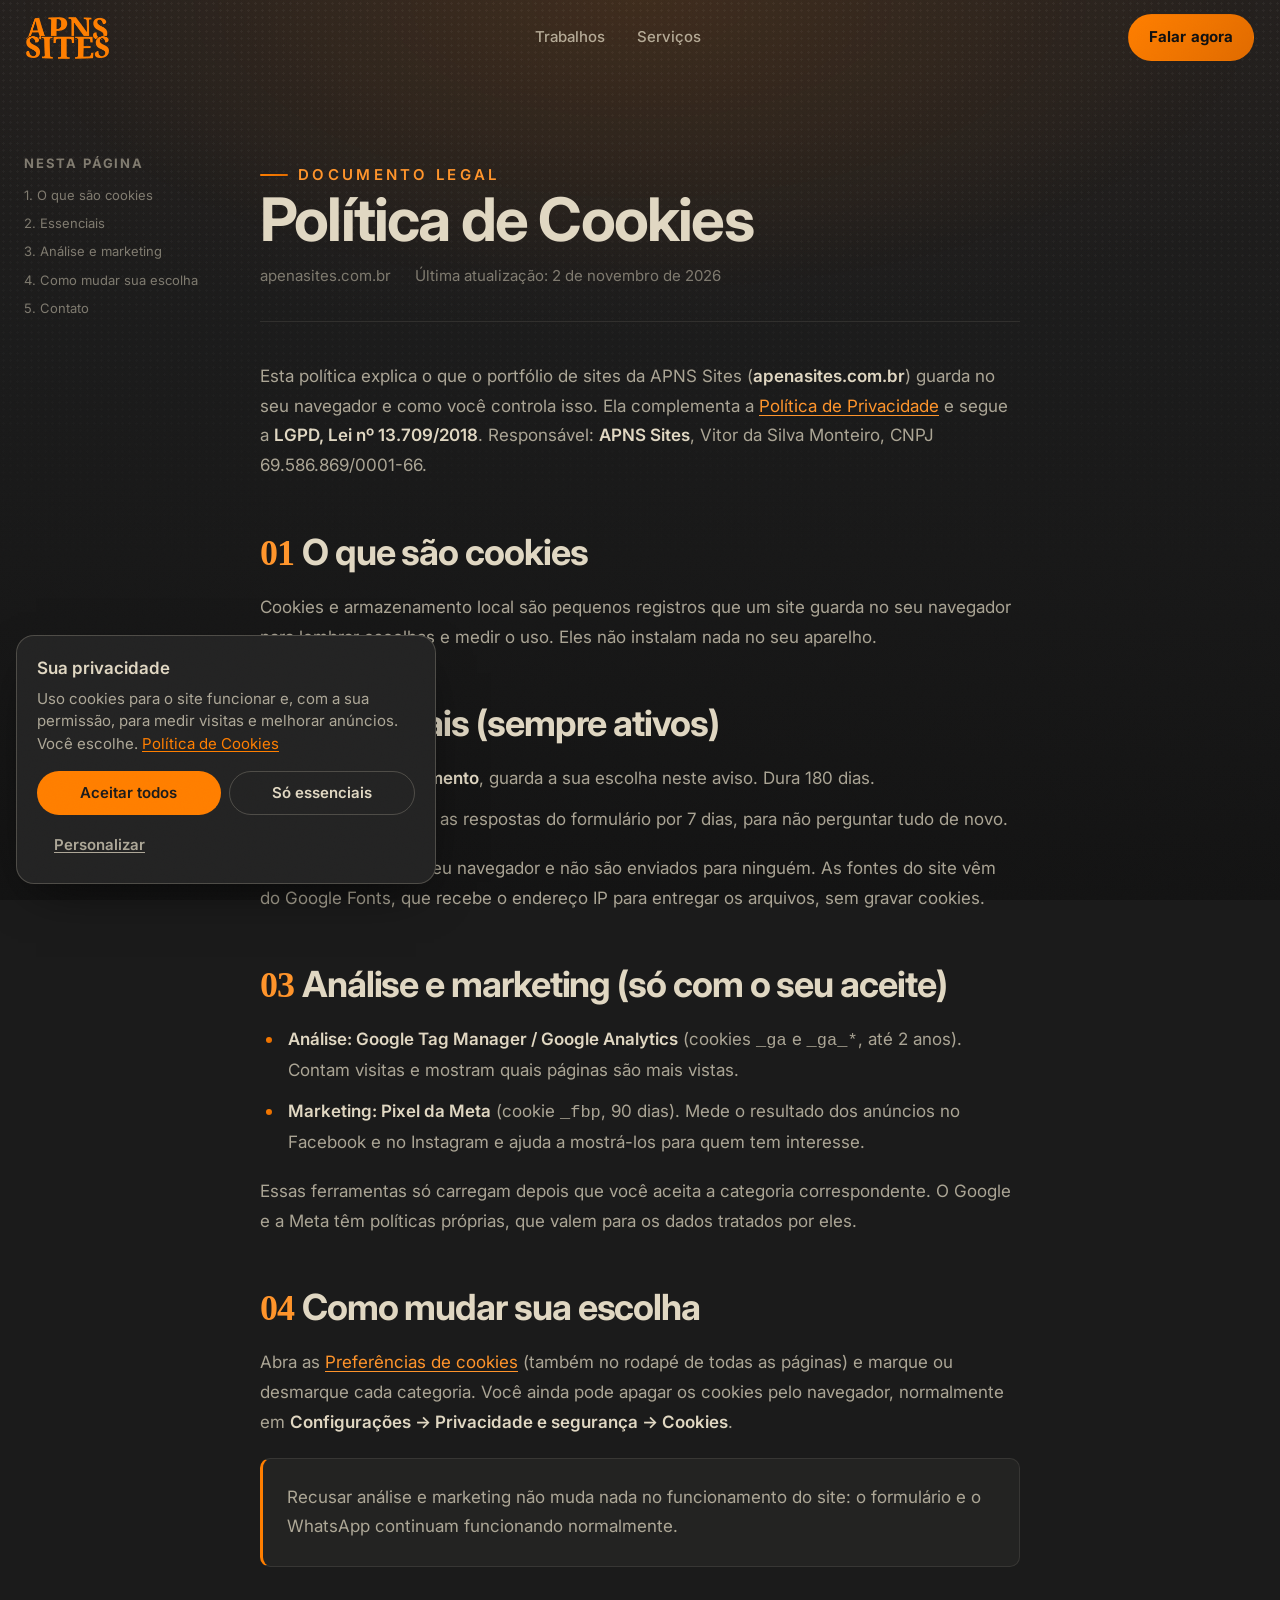
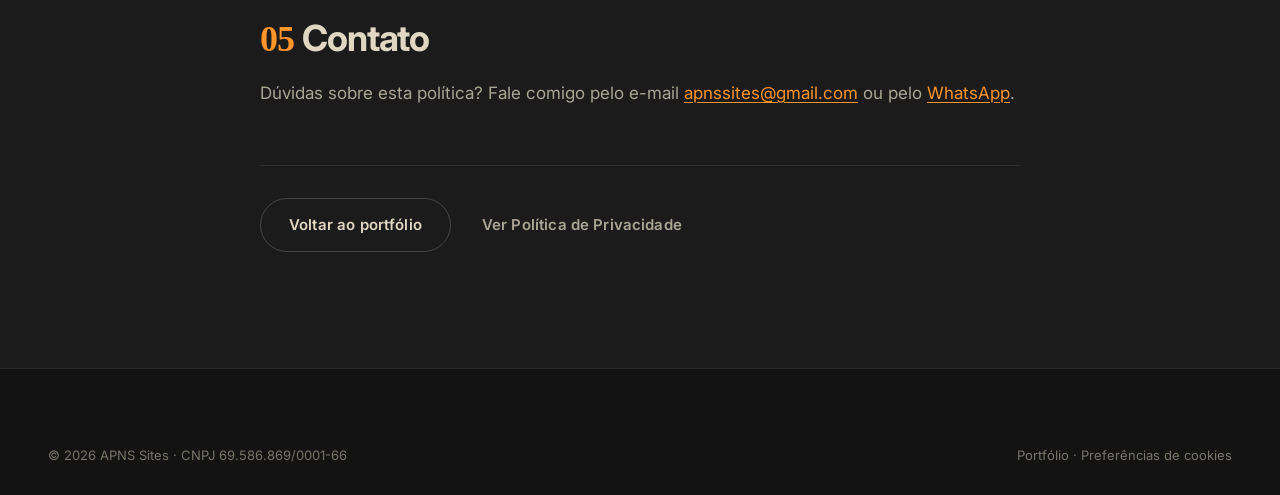
<file: politica-de-cookies/index.html>
<!DOCTYPE html>
<html lang="pt-BR">
<head>
<meta charset="UTF-8">
<meta name="viewport" content="width=device-width, initial-scale=1">
<meta name="theme-color" content="#1B1B1B">

<title>Política de Cookies · APNS Sites</title>
<meta name="description" content="Política de Cookies do site apenasites.com.br (APNS Sites): o que guardamos no navegador, para quê e como mudar sua escolha.">
<meta name="robots" content="index, follow">
<link rel="canonical" href="https://apenasites.com.br/politica-de-cookies/">

<link rel="icon" href="/assets/img/icone-apns.png" type="image/png">

<link rel="preconnect" href="https://fonts.googleapis.com">
<link rel="preconnect" href="https://fonts.gstatic.com" crossorigin>
<link rel="stylesheet" href="https://fonts.googleapis.com/css2?family=Inter:ital,opsz,wght@0,14..32,100..900;1,14..32,100..900&display=swap">

<link rel="stylesheet" href="/css/base.css">
<link rel="stylesheet" href="/css/portfolio.css">
<link rel="stylesheet" href="/css/legal.css">
<link rel="stylesheet" href="/css/lead.css">
<link rel="stylesheet" href="/css/consentimento.css">
</head>

<body class="marca-apns">
<a class="pular-link" href="#conteudo">Pular para o conteúdo</a>

<!-- ====================== CABEÇALHO ====================== -->
<header class="cabecalho">
  <div class="container cabecalho-inner">
    <a class="logo" href="/" aria-label="APNS Sites, página inicial">
      <img src="/assets/img/logo-apns-laranja.webp" alt="APNS Sites" width="640" height="322">
    </a>
    <nav class="nav-desktop" aria-label="Navegação principal">
      <a class="nav-link" href="/#trabalhos">Trabalhos</a>
      <a class="nav-link" href="/#servicos">Serviços</a>
    </nav>
    <div class="cabecalho-acoes">
      <a class="btn btn-primario btn-cta-header" data-zap="Olá! Gostaria de tirar uma dúvida sobre a política de cookies." href="#">
        Falar agora
      </a>
    </div>
  </div>
</header>

<!-- ====================== ÍNDICE LATERAL ====================== -->
<nav class="legal-indice" aria-label="Índice da política">
  <h2>Nesta página</h2>
  <ol>
    <li><a href="#oque">1. O que são cookies</a></li>
    <li><a href="#essenciais">2. Essenciais</a></li>
    <li><a href="#opcionais">3. Análise e marketing</a></li>
    <li><a href="#gerenciar">4. Como mudar sua escolha</a></li>
    <li><a href="#contato">5. Contato</a></li>
  </ol>
</nav>

<main class="legal" id="conteudo">
  <div class="legal-inner">

    <header class="legal-cabecalho">
      <p class="sobretitulo">Documento legal</p>
      <h1>Política de Cookies</h1>
      <div class="legal-meta">
        <span>apenasites.com.br</span>
        <span>Última atualização: 2 de novembro de 2026</span>
      </div>
    </header>

    <div class="legal-corpo">

      <p>
        Esta política explica o que o portfólio de sites da APNS Sites (<strong>apenasites.com.br</strong>)
        guarda no seu navegador e como você controla isso. Ela complementa a
        <a href="/politica-de-privacidade/">Política de Privacidade</a> e segue a
        <strong>LGPD, Lei nº 13.709/2018</strong>. Responsável: <strong>APNS Sites</strong>,
        Vitor da Silva Monteiro, CNPJ 69.586.869/0001-66.
      </p>

      <h2 id="oque"><span class="numero">01</span>O que são cookies</h2>
      <p>
        Cookies e armazenamento local são pequenos registros que um site guarda no
        seu navegador para lembrar escolhas e medir o uso. Eles não instalam nada
        no seu aparelho.
      </p>

      <h2 id="essenciais"><span class="numero">02</span>Essenciais (sempre ativos)</h2>
      <ul>
        <li><strong>cookies_consentimento</strong>, guarda a sua escolha neste aviso. Dura 180 dias.</li>
        <li><strong>apns_lead</strong>, lembra as respostas do formulário por 7 dias, para não perguntar tudo de novo.</li>
      </ul>
      <p>
        Os dois ficam só no seu navegador e não são enviados para ninguém. As
        fontes do site vêm do Google Fonts, que recebe o endereço IP para entregar
        os arquivos, sem gravar cookies.
      </p>

      <h2 id="opcionais"><span class="numero">03</span>Análise e marketing (só com o seu aceite)</h2>
      <ul>
        <li>
          <strong>Análise: Google Tag Manager / Google Analytics</strong>
          (cookies <code>_ga</code> e <code>_ga_*</code>, até 2 anos). Contam visitas e
          mostram quais páginas são mais vistas.
        </li>
        <li>
          <strong>Marketing: Pixel da Meta</strong> (cookie <code>_fbp</code>, 90 dias).
          Mede o resultado dos anúncios no Facebook e no Instagram e ajuda a
          mostrá-los para quem tem interesse.
        </li>
      </ul>
      <p>
        Essas ferramentas só carregam depois que você aceita a categoria
        correspondente. O Google e a Meta têm políticas próprias, que valem para
        os dados tratados por eles.
      </p>

      <h2 id="gerenciar"><span class="numero">04</span>Como mudar sua escolha</h2>
      <p>
        Abra as <a href="#" data-cookies>Preferências de cookies</a> (também no
        rodapé de todas as páginas) e marque ou desmarque cada categoria. Você
        ainda pode apagar os cookies pelo navegador, normalmente em
        <strong>Configurações → Privacidade e segurança → Cookies</strong>.
      </p>
      <div class="legal-destaque">
        <p>
          Recusar análise e marketing não muda nada no funcionamento do site:
          o formulário e o WhatsApp continuam funcionando normalmente.
        </p>
      </div>

      <h2 id="contato"><span class="numero">05</span>Contato</h2>
      <p>
        Dúvidas sobre esta política? Fale comigo pelo e-mail <a href="mailto:apnssites@gmail.com">apnssites@gmail.com</a> ou pelo <a data-zap="Olá! Gostaria de falar sobre a política de cookies." href="#">WhatsApp</a>.
      </p>

    </div>

    <div class="legal-voltar">
      <a class="btn btn-contorno" href="/">Voltar ao portfólio</a>
      <a class="btn btn-fantasma" href="/politica-de-privacidade/">Ver Política de Privacidade</a>
    </div>

  </div>
</main>

<!-- ====================== RODAPÉ ====================== -->
<footer class="rodape">
  <div class="container">
    <div class="rodape-base" style="margin-top:0;border-top:0;padding-top:0">
      <p>&copy; <span data-ano>2026</span> APNS Sites · CNPJ 69.586.869/0001-66</p>
      <p><a href="/">Portfólio</a> · <a href="#" data-cookies>Preferências de cookies</a></p>
    </div>
  </div>
</footer>

<script src="/js/dados.js"></script>
<script src="/js/main.js"></script>
<script src="/js/lead.js"></script>
<script src="/js/consentimento.js"></script>
</body>
</html>
</file>
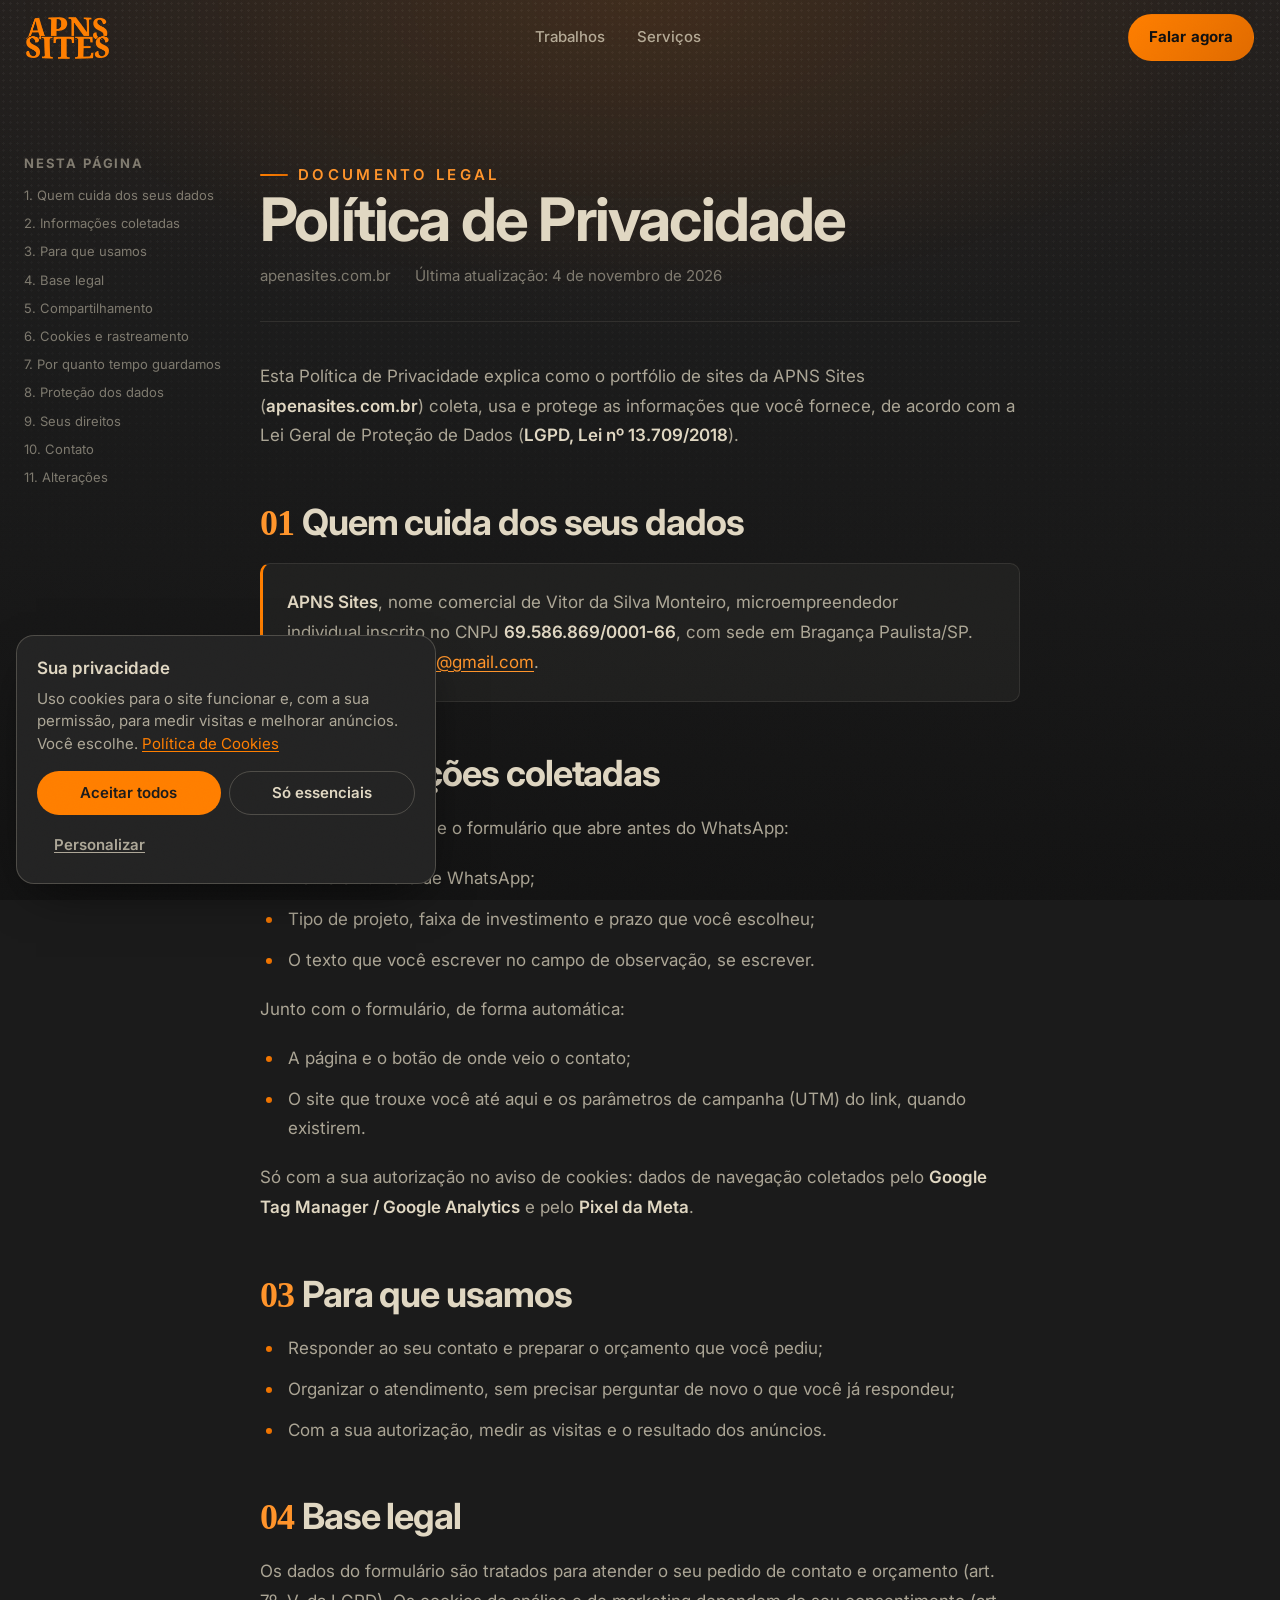
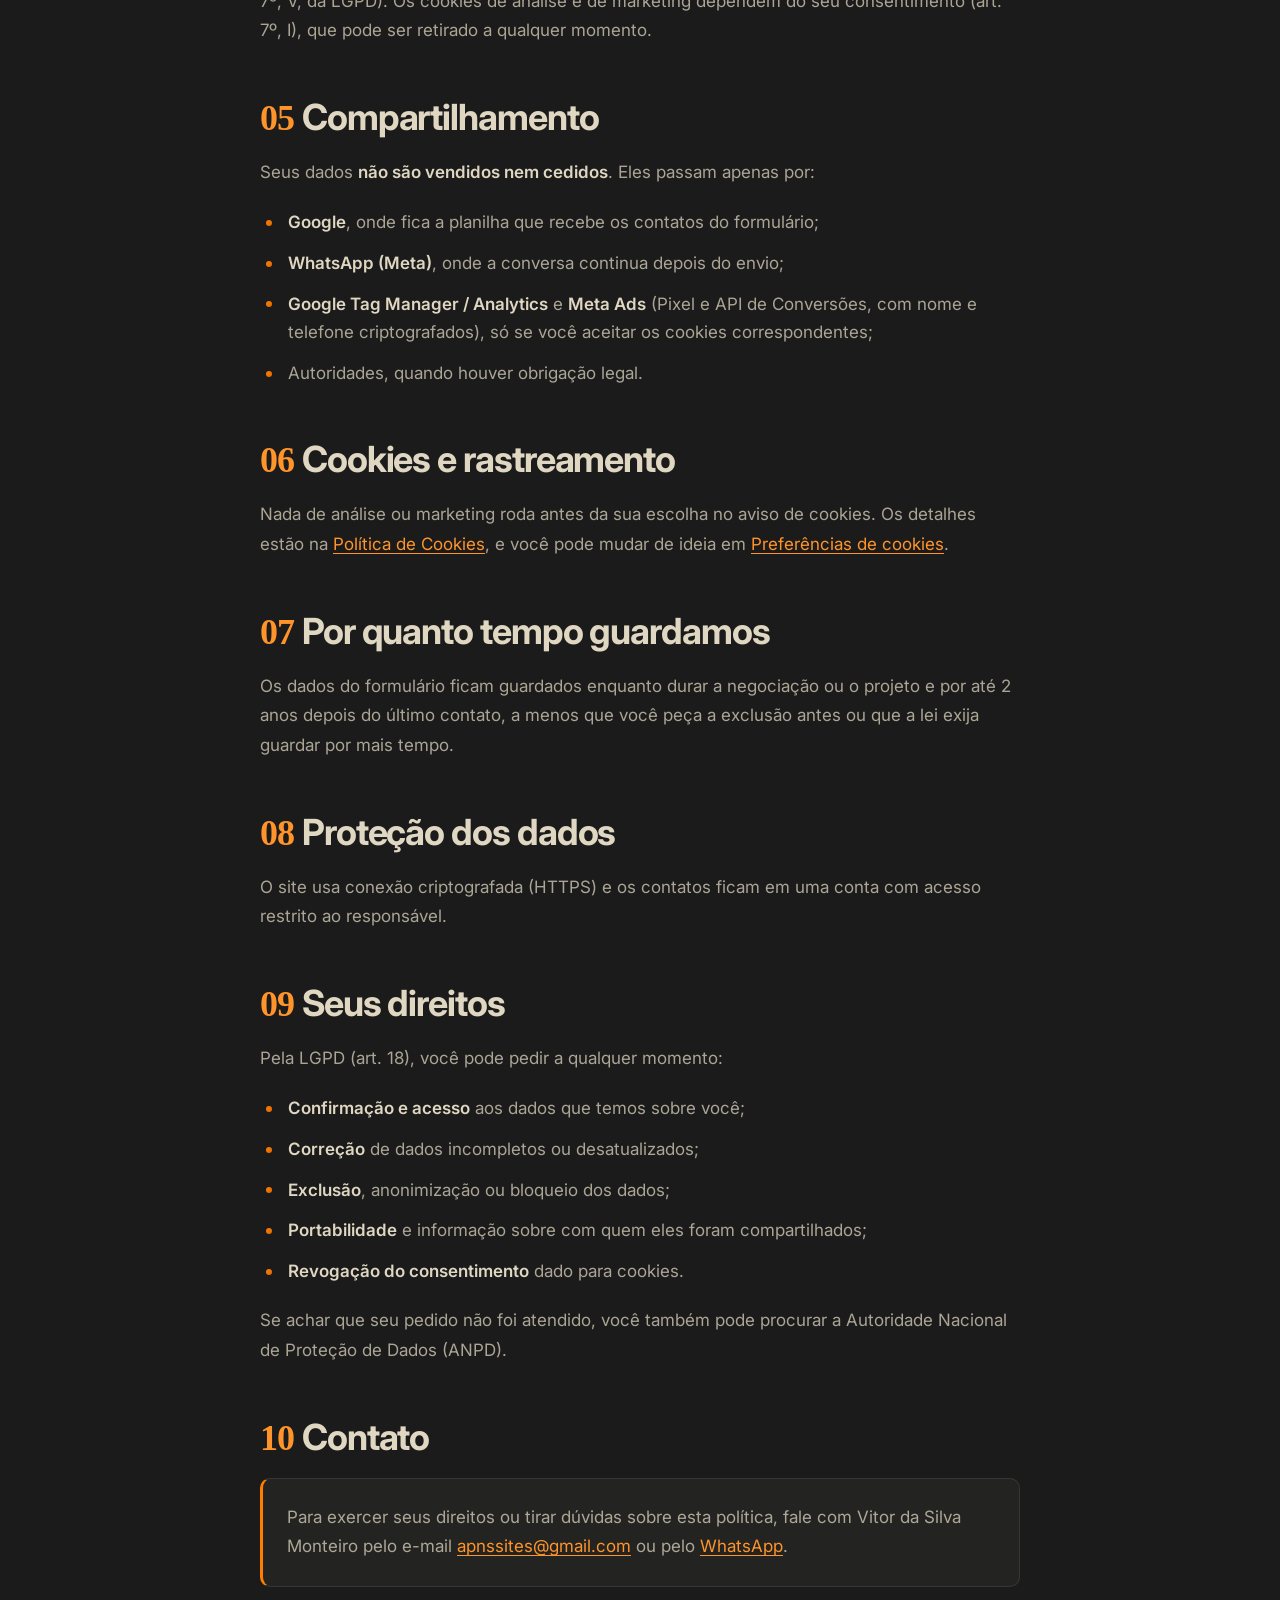
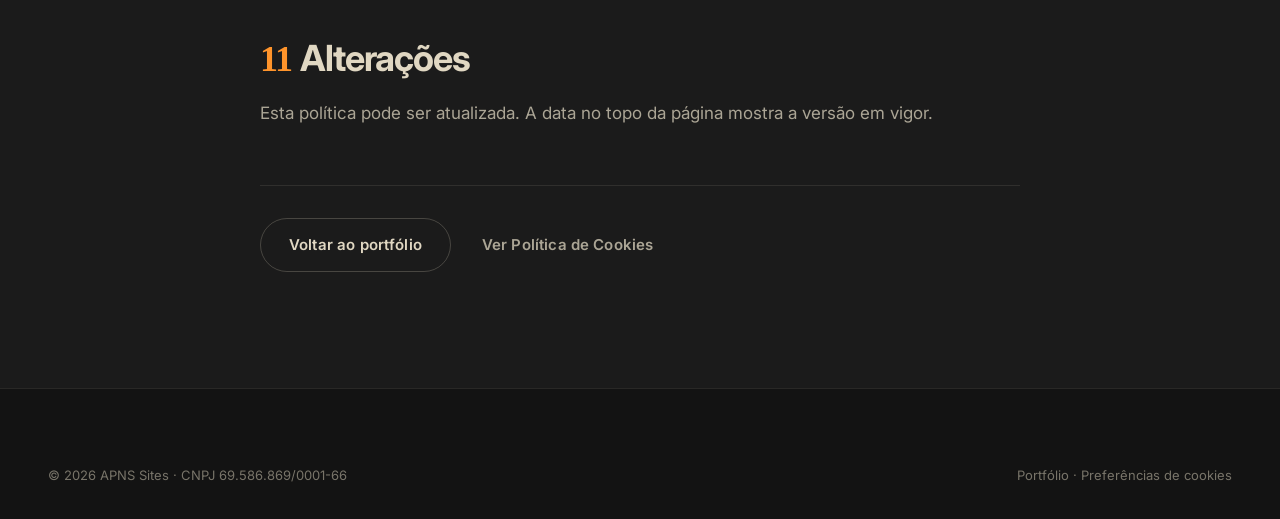
<file: politica-de-privacidade/index.html>
<!DOCTYPE html>
<html lang="pt-BR">
<head>
<meta charset="UTF-8">
<meta name="viewport" content="width=device-width, initial-scale=1">
<meta name="theme-color" content="#1B1B1B">

<title>Política de Privacidade · APNS Sites</title>
<meta name="description" content="Política de Privacidade do site apenasites.com.br (APNS Sites), conforme a LGPD. Saiba quais dados coletamos, para quê e como exercer seus direitos.">
<meta name="robots" content="index, follow">
<link rel="canonical" href="https://apenasites.com.br/politica-de-privacidade/">

<link rel="icon" href="/assets/img/icone-apns.png" type="image/png">

<link rel="preconnect" href="https://fonts.googleapis.com">
<link rel="preconnect" href="https://fonts.gstatic.com" crossorigin>
<link rel="stylesheet" href="https://fonts.googleapis.com/css2?family=Inter:ital,opsz,wght@0,14..32,100..900;1,14..32,100..900&display=swap">

<link rel="stylesheet" href="/css/base.css">
<link rel="stylesheet" href="/css/portfolio.css">
<link rel="stylesheet" href="/css/legal.css">
<link rel="stylesheet" href="/css/lead.css">
<link rel="stylesheet" href="/css/consentimento.css">
</head>

<body class="marca-apns">
<a class="pular-link" href="#conteudo">Pular para o conteúdo</a>

<!-- ====================== CABEÇALHO ====================== -->
<header class="cabecalho">
  <div class="container cabecalho-inner">
    <a class="logo" href="/" aria-label="APNS Sites, página inicial">
      <img src="/assets/img/logo-apns-laranja.webp" alt="APNS Sites" width="640" height="322">
    </a>
    <nav class="nav-desktop" aria-label="Navegação principal">
      <a class="nav-link" href="/#trabalhos">Trabalhos</a>
      <a class="nav-link" href="/#servicos">Serviços</a>
    </nav>
    <div class="cabecalho-acoes">
      <a class="btn btn-primario btn-cta-header" data-zap="Olá! Gostaria de tirar uma dúvida sobre a política de privacidade." href="#">
        Falar agora
      </a>
    </div>
  </div>
</header>

<!-- ====================== ÍNDICE LATERAL ====================== -->
<nav class="legal-indice" aria-label="Índice da política">
  <h2>Nesta página</h2>
  <ol>
    <li><a href="#controlador">1. Quem cuida dos seus dados</a></li>
    <li><a href="#coletadas">2. Informações coletadas</a></li>
    <li><a href="#finalidade">3. Para que usamos</a></li>
    <li><a href="#base-legal">4. Base legal</a></li>
    <li><a href="#compartilhamento">5. Compartilhamento</a></li>
    <li><a href="#cookies">6. Cookies e rastreamento</a></li>
    <li><a href="#prazo">7. Por quanto tempo guardamos</a></li>
    <li><a href="#protecao">8. Proteção dos dados</a></li>
    <li><a href="#direitos">9. Seus direitos</a></li>
    <li><a href="#contato">10. Contato</a></li>
    <li><a href="#alteracoes">11. Alterações</a></li>
  </ol>
</nav>

<main class="legal" id="conteudo">
  <div class="legal-inner">

    <header class="legal-cabecalho">
      <p class="sobretitulo">Documento legal</p>
      <h1>Política de Privacidade</h1>
      <div class="legal-meta">
        <span>apenasites.com.br</span>
        <span>Última atualização: 4 de novembro de 2026</span>
      </div>
    </header>

    <div class="legal-corpo">

      <p>
        Esta Política de Privacidade explica como o portfólio de sites da APNS Sites
        (<strong>apenasites.com.br</strong>) coleta, usa e protege as informações
        que você fornece, de acordo com a Lei Geral de Proteção de Dados
        (<strong>LGPD, Lei nº 13.709/2018</strong>).
      </p>

      <h2 id="controlador"><span class="numero">01</span>Quem cuida dos seus dados</h2>
      <div class="legal-destaque">
        <p>
          <strong>APNS Sites</strong>, nome comercial de Vitor da Silva Monteiro, microempreendedor
          individual inscrito no CNPJ <strong>69.586.869/0001-66</strong>, com sede em Bragança Paulista/SP.
          Contato: <a href="mailto:apnssites@gmail.com">apnssites@gmail.com</a>.
        </p>
      </div>

      <h2 id="coletadas"><span class="numero">02</span>Informações coletadas</h2>
      <p>Quando você preenche o formulário que abre antes do WhatsApp:</p>
      <ul>
        <li>Nome e número de WhatsApp;</li>
        <li>Tipo de projeto, faixa de investimento e prazo que você escolheu;</li>
        <li>O texto que você escrever no campo de observação, se escrever.</li>
      </ul>
      <p>Junto com o formulário, de forma automática:</p>
      <ul>
        <li>A página e o botão de onde veio o contato;</li>
        <li>O site que trouxe você até aqui e os parâmetros de campanha (UTM) do link, quando existirem.</li>
      </ul>
      <p>
        Só com a sua autorização no aviso de cookies: dados de navegação coletados
        pelo <strong>Google Tag Manager / Google Analytics</strong> e pelo
        <strong>Pixel da Meta</strong>.
      </p>


      <h2 id="finalidade"><span class="numero">03</span>Para que usamos</h2>
      <ul>
        <li>Responder ao seu contato e preparar o orçamento que você pediu;</li>
        <li>Organizar o atendimento, sem precisar perguntar de novo o que você já respondeu;</li>
        <li>Com a sua autorização, medir as visitas e o resultado dos anúncios.</li>
      </ul>

      <h2 id="base-legal"><span class="numero">04</span>Base legal</h2>
      <p>
        Os dados do formulário são tratados para atender o seu pedido de contato
        e orçamento (art. 7º, V, da LGPD). Os cookies de análise e de marketing
        dependem do seu consentimento (art. 7º, I), que pode ser retirado a
        qualquer momento.
      </p>

      <h2 id="compartilhamento"><span class="numero">05</span>Compartilhamento</h2>
      <p>Seus dados <strong>não são vendidos nem cedidos</strong>. Eles passam apenas por:</p>
      <ul>
        <li><strong>Google</strong>, onde fica a planilha que recebe os contatos do formulário;</li>
        <li><strong>WhatsApp (Meta)</strong>, onde a conversa continua depois do envio;</li>
        <li><strong>Google Tag Manager / Analytics</strong> e <strong>Meta Ads</strong> (Pixel e API de Conversões, com nome e telefone criptografados), só se você aceitar os cookies correspondentes;</li>
        <li>Autoridades, quando houver obrigação legal.</li>
      </ul>

      <h2 id="cookies"><span class="numero">06</span>Cookies e rastreamento</h2>
      <p>
        Nada de análise ou marketing roda antes da sua escolha no aviso de cookies.
        Os detalhes estão na <a href="/politica-de-cookies/">Política de Cookies</a>,
        e você pode mudar de ideia em <a href="#" data-cookies>Preferências de cookies</a>.
      </p>

      <h2 id="prazo"><span class="numero">07</span>Por quanto tempo guardamos</h2>
      <p>
        Os dados do formulário ficam guardados enquanto durar a negociação ou o
        projeto e por até 2 anos depois do último contato, a menos que você peça
        a exclusão antes ou que a lei exija guardar por mais tempo.
      </p>

      <h2 id="protecao"><span class="numero">08</span>Proteção dos dados</h2>
      <p>
        O site usa conexão criptografada (HTTPS) e os contatos ficam em uma conta
        com acesso restrito ao responsável.
      </p>

      <h2 id="direitos"><span class="numero">09</span>Seus direitos</h2>
      <p>Pela LGPD (art. 18), você pode pedir a qualquer momento:</p>
      <ul>
        <li><strong>Confirmação e acesso</strong> aos dados que temos sobre você;</li>
        <li><strong>Correção</strong> de dados incompletos ou desatualizados;</li>
        <li><strong>Exclusão</strong>, anonimização ou bloqueio dos dados;</li>
        <li><strong>Portabilidade</strong> e informação sobre com quem eles foram compartilhados;</li>
        <li><strong>Revogação do consentimento</strong> dado para cookies.</li>
      </ul>
      <p>
        Se achar que seu pedido não foi atendido, você também pode procurar a
        Autoridade Nacional de Proteção de Dados (ANPD).
      </p>

      <h2 id="contato"><span class="numero">10</span>Contato</h2>
      <div class="legal-destaque">
        <p>
          Para exercer seus direitos ou tirar dúvidas sobre esta política, fale
          com Vitor da Silva Monteiro pelo e-mail <a href="mailto:apnssites@gmail.com">apnssites@gmail.com</a> ou pelo <a data-zap="Olá! Gostaria de falar sobre meus dados pessoais e a política de privacidade." href="#">WhatsApp</a>.
        </p>
      </div>

      <h2 id="alteracoes"><span class="numero">11</span>Alterações</h2>
      <p>
        Esta política pode ser atualizada. A data no topo da página mostra a
        versão em vigor.
      </p>

    </div>

    <div class="legal-voltar">
      <a class="btn btn-contorno" href="/">Voltar ao portfólio</a>
      <a class="btn btn-fantasma" href="/politica-de-cookies/">Ver Política de Cookies</a>
    </div>

  </div>
</main>

<!-- ====================== RODAPÉ ====================== -->
<footer class="rodape">
  <div class="container">
    <div class="rodape-base" style="margin-top:0;border-top:0;padding-top:0">
      <p>&copy; <span data-ano>2026</span> APNS Sites · CNPJ 69.586.869/0001-66</p>
      <p><a href="/">Portfólio</a> · <a href="#" data-cookies>Preferências de cookies</a></p>
    </div>
  </div>
</footer>

<script src="/js/dados.js"></script>
<script src="/js/main.js"></script>
<script src="/js/lead.js"></script>
<script src="/js/consentimento.js"></script>
</body>
</html>
</file>
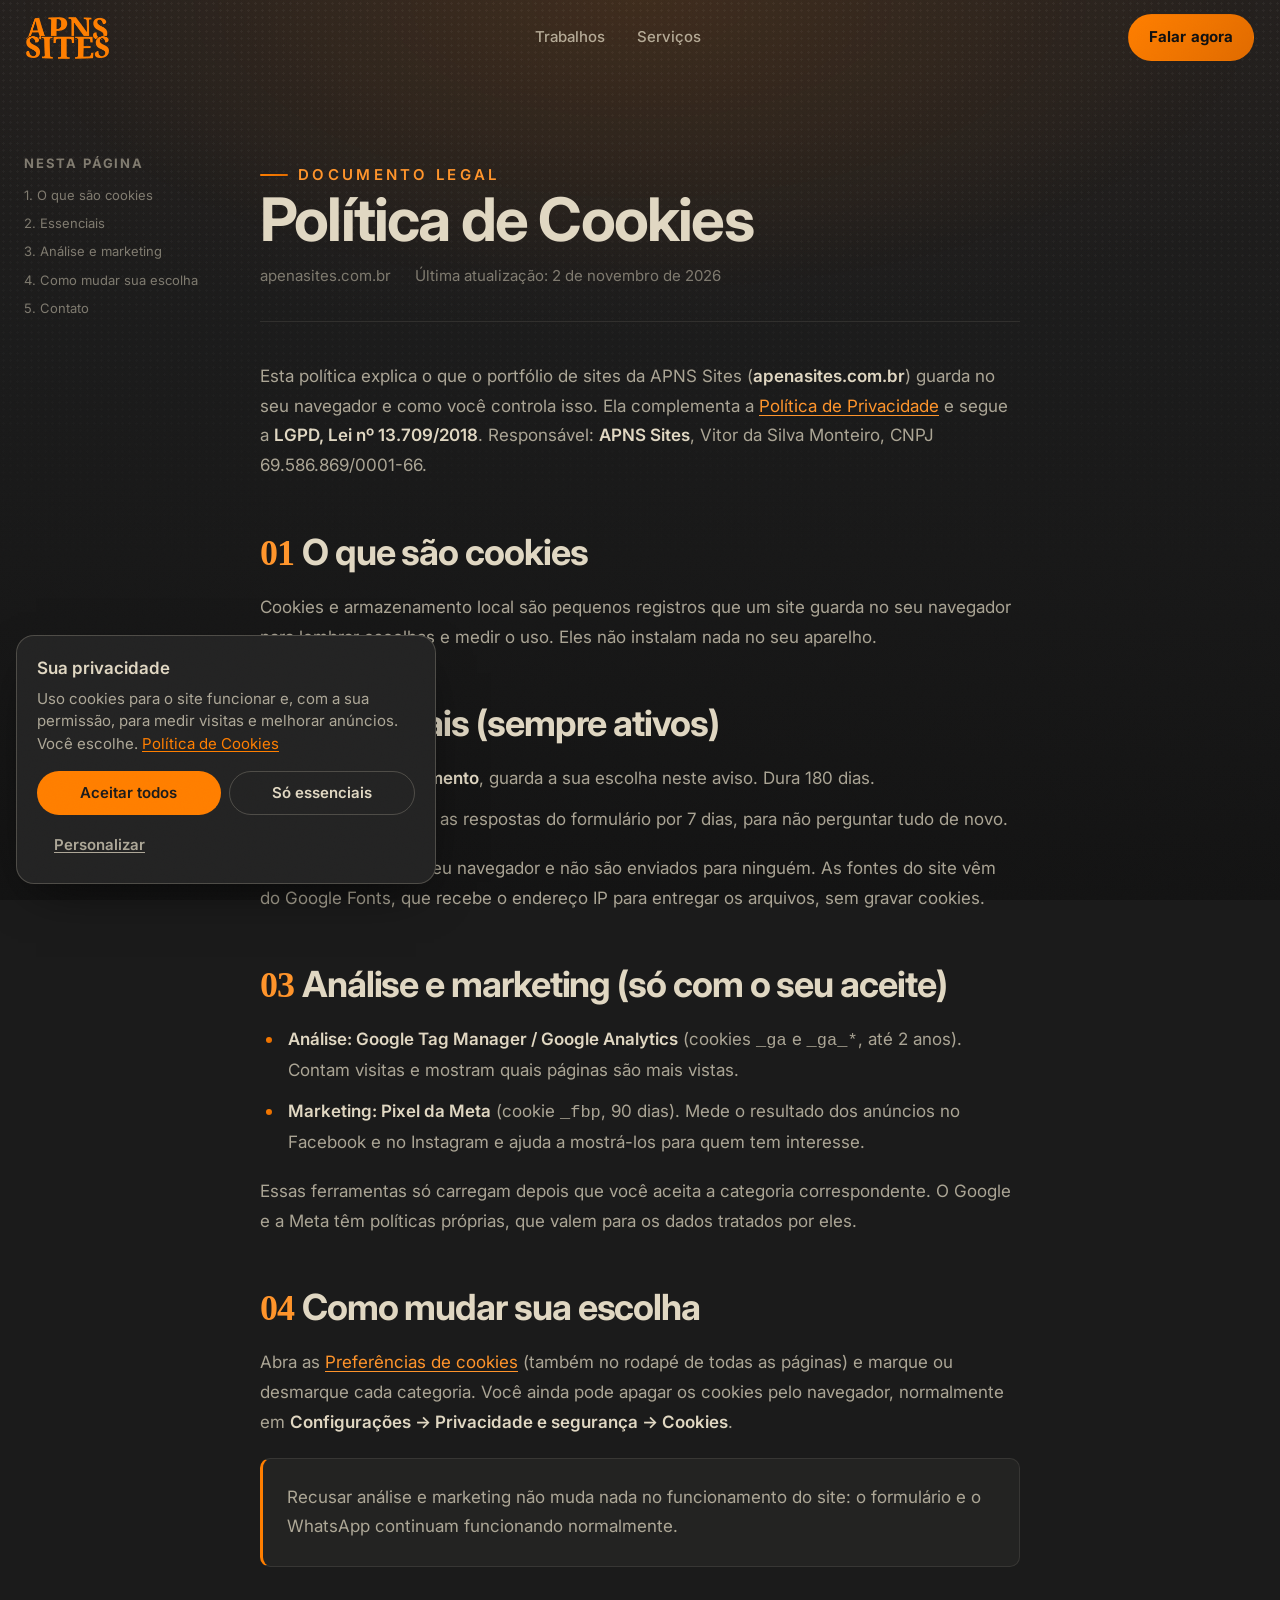
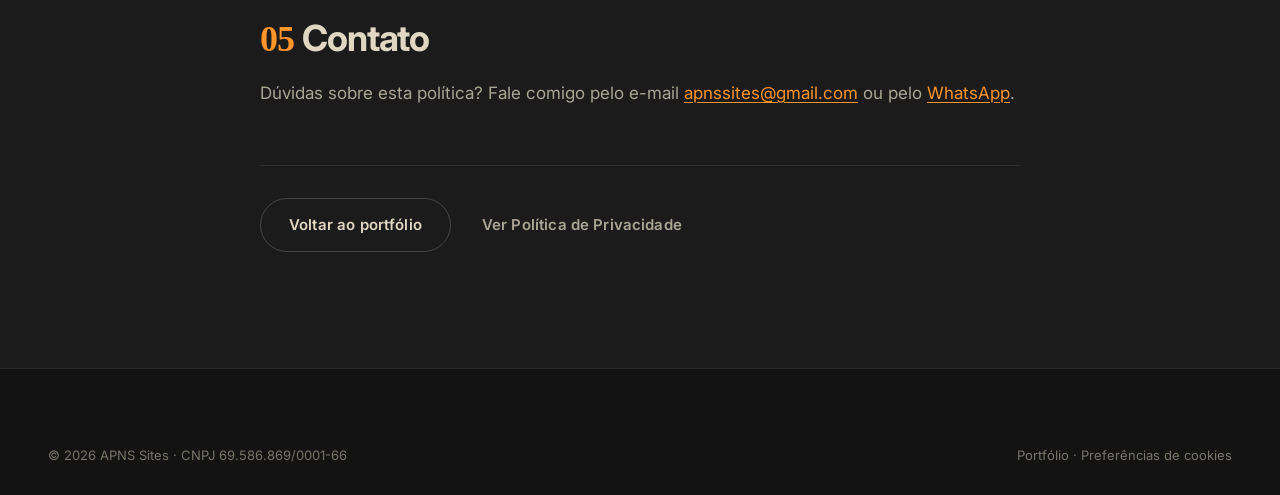
<file: politica-de-cookies.html>
<!DOCTYPE html>
<html lang="pt-BR">
<head>
<meta charset="UTF-8">
<!-- Endereço antigo. Mantido só para não quebrar links já compartilhados.
     noindex impede que o Google guarde esta versão; canonical aponta para a nova. -->
<meta name="robots" content="noindex, follow">
<link rel="canonical" href="https://21monteiro.com.br/politica-de-cookies/">
<meta http-equiv="refresh" content="0; url=/politica-de-cookies/">
<title>Redirecionando…</title>
</head>
<body>
<p>Esta página mudou de endereço. Se não for redirecionado,
<a href="/politica-de-cookies/">clique aqui para ir para a Política de Cookies</a>.</p>
<script>location.replace("/politica-de-cookies/");</script>
</body>
</html>
</file>
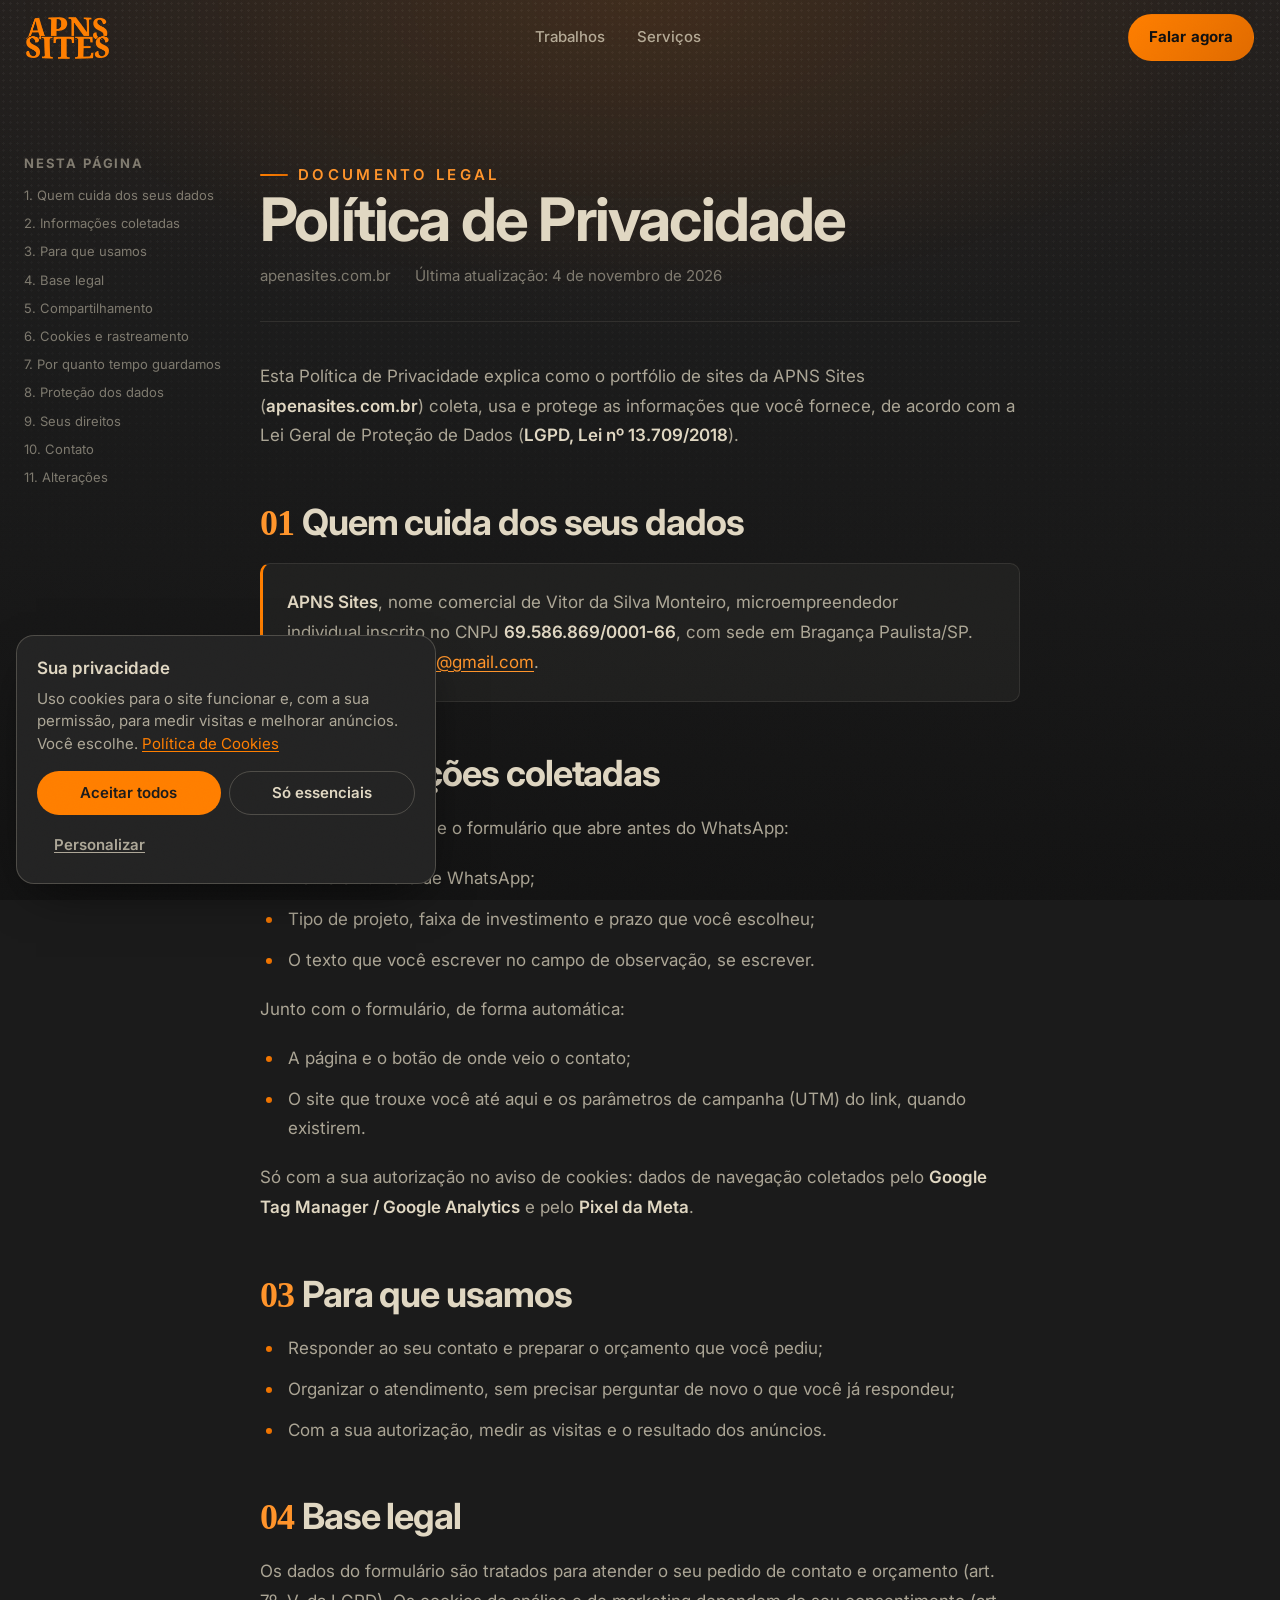
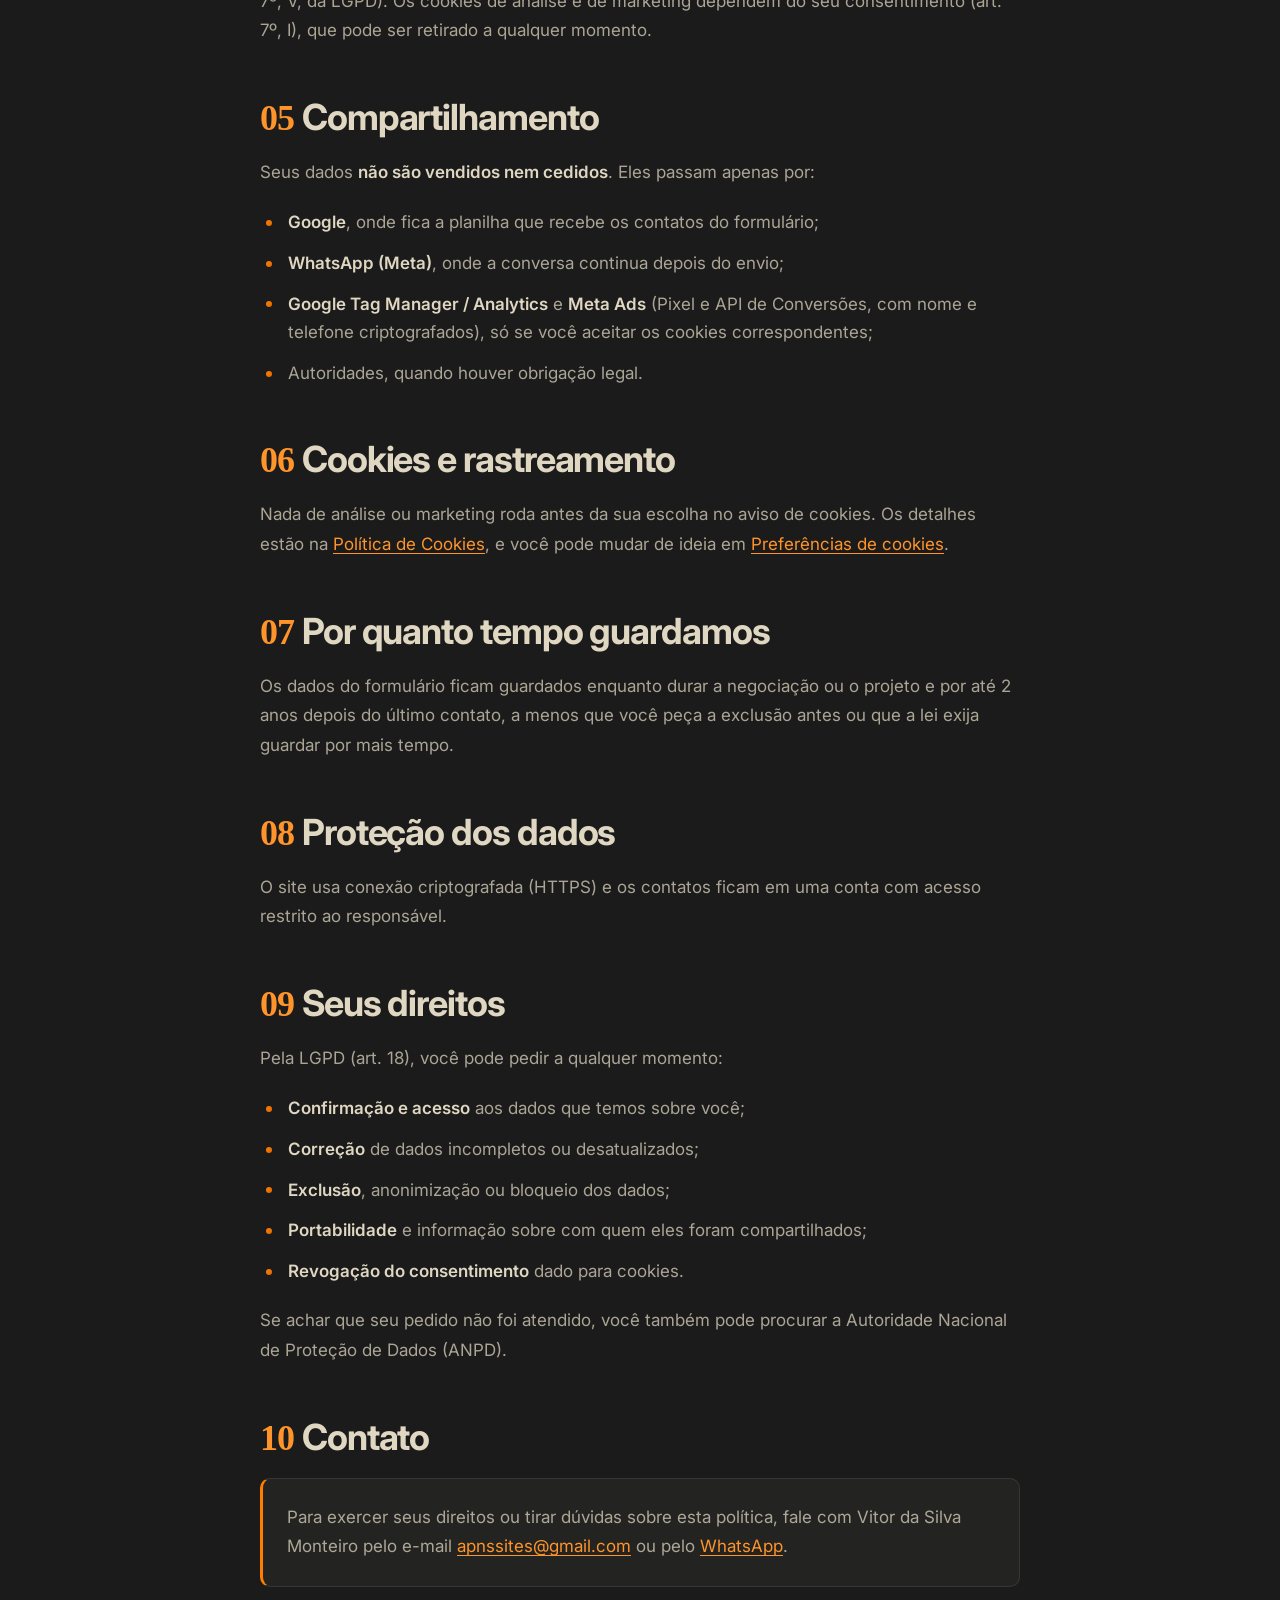
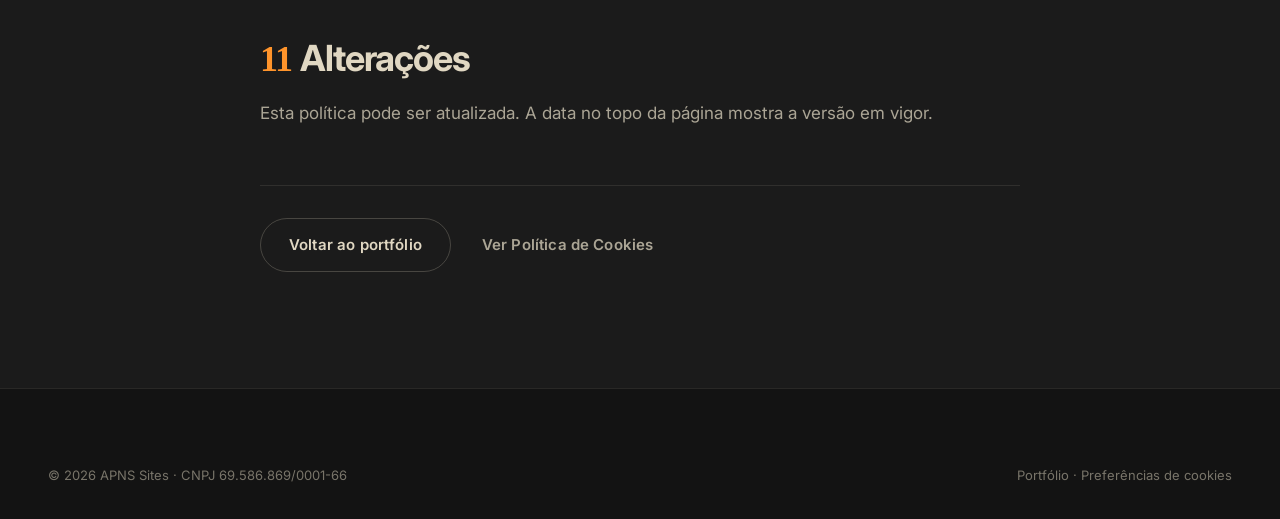
<file: politica-de-privacidade.html>
<!DOCTYPE html>
<html lang="pt-BR">
<head>
<meta charset="UTF-8">
<!-- Endereço antigo. Mantido só para não quebrar links já compartilhados.
     noindex impede que o Google guarde esta versão; canonical aponta para a nova. -->
<meta name="robots" content="noindex, follow">
<link rel="canonical" href="https://21monteiro.com.br/politica-de-privacidade/">
<meta http-equiv="refresh" content="0; url=/politica-de-privacidade/">
<title>Redirecionando…</title>
</head>
<body>
<p>Esta página mudou de endereço. Se não for redirecionado,
<a href="/politica-de-privacidade/">clique aqui para ir para a Política de Privacidade</a>.</p>
<script>location.replace("/politica-de-privacidade/");</script>
</body>
</html>
</file>
<file: css/base.css>
/* ============================================================================
   21MONTEIRO — BASE
   Tokens, reset, tipografia, componentes compartilhados, header e footer.
   ========================================================================== */

/* ---- FONTE DA MARCA ------------------------------------------------------ */
@font-face {
  font-family: "Meditative";
  src: url("../assets/fonts/meditative.ttf") format("truetype");
  font-weight: 400;
  font-display: swap;
}

/* Mesmo problema da Augustus: o "?" da Meditative é ornamental e, em
   tamanho de título, parece um caractere errado. Desviamos só ele. */
@font-face {
  font-family: "Meditative";
  src: local("Inter"), local("Segoe UI"), local("Helvetica Neue"), local("Arial");
  unicode-range: U+003F, U+00BF;
}

/* ---- TOKENS -------------------------------------------------------------- */
:root {
  /* Cores da marca */
  --navy-900:   #02091A;
  --navy-800:   #030B1F;
  --navy-700:   #071129;
  --navy-600:   #0C1A38;

  --laranja:    #FF7E00;
  --laranja-cl: #FF942B;
  --ambar:      #EDB425;
  --bronze:     #E89D35;
  --ciano:      #35D6E8;

  --branco:     #FFFFFF;

  /* Papéis semânticos.
     Texto definido por transparência, não por cinza fixo: assim ele se
     assenta em qualquer fundo (hero, card, laranja) sem virar "cinza sujo". */
  --bg:           var(--navy-800);
  --bg-alt:       var(--navy-900);
  --superficie:   rgba(255, 255, 255, .035);
  --superficie-2: rgba(255, 255, 255, .06);
  --borda:        rgba(255, 255, 255, .07);
  --borda-forte:  rgba(255, 255, 255, .14);
  --texto:        rgba(255, 255, 255, .95);
  --texto-suave:  rgba(255, 255, 255, .72);
  --texto-fraco:  rgba(255, 255, 255, .52);

  --gradiente-marca: linear-gradient(135deg, var(--laranja) 0%, var(--ambar) 100%);
  --brilho-marca:    0 0 0 1px rgba(255,126,0,.35), 0 12px 40px -12px rgba(255,126,0,.55);

  /* Tipografia — escala fluida */
  --fonte-display: "Meditative", "Outfit", system-ui, sans-serif;
  --fonte-corpo:   "Inter", system-ui, -apple-system, "Segoe UI", sans-serif;

  /* Escala mais aberta: títulos maiores e corpo com mais ar,
     do jeito que os sites atuais respiram. */
  --t-xs:  clamp(.75rem,  .72rem + .15vw, .8125rem);
  --t-sm:  clamp(.875rem, .85rem + .2vw,  .9375rem);
  --t-md:  clamp(1rem,    .96rem + .2vw,  1.0625rem);
  --t-lg:  clamp(1.1875rem, 1.1rem + .45vw, 1.5rem);
  --t-xl:  clamp(1.625rem, 1.35rem + 1.2vw, 2.25rem);
  --t-2xl: clamp(2.25rem, 1.7rem + 2.6vw, 3.75rem);
  --t-3xl: clamp(3rem,    1.9rem + 5.2vw, 6.5rem);

  /* Espaçamento e layout */
  --largura:   1240px;
  --gutter:    clamp(1.25rem, 4vw, 3rem);
  --secao-y:   clamp(4.5rem, 9vw, 8.5rem);
  --raio-sm:   10px;
  --raio:      18px;
  --raio-lg:   28px;
  --raio-full: 999px;

  --sombra:    0 18px 50px -20px rgba(0, 0, 0, .75);
  --transicao: 320ms cubic-bezier(.22, 1, .36, 1);
  --header-h:  76px;
}

/* ---- RESET --------------------------------------------------------------- */
*, *::before, *::after { box-sizing: border-box; }

* { margin: 0; }

html {
  scroll-behavior: smooth;
  scroll-padding-top: calc(var(--header-h) + 1.5rem);
  -webkit-text-size-adjust: 100%;
  /* Corta o "elástico" da rolagem, que entrega o site como página comum */
  overscroll-behavior-y: none;
}

body {
  background: var(--bg);
  color: var(--texto);
  font-family: var(--fonte-corpo);
  font-size: var(--t-md);
  line-height: 1.65;
  -webkit-font-smoothing: antialiased;
  -moz-osx-font-smoothing: grayscale;
  overflow-x: hidden;
  overscroll-behavior-y: none;
  /* A Inter variável tem eixo óptico: o navegador escolhe sozinho o
     desenho certo para cada tamanho — títulos ganham corte de display,
     texto pequeno ganha corte mais aberto e legível. */
  font-optical-sizing: auto;
}

img, svg, video { display: block; max-width: 100%; height: auto; }
button, input, textarea, select { font: inherit; color: inherit; }
button { background: none; border: 0; cursor: pointer; }
a { color: inherit; text-decoration: none; }
ul, ol { list-style: none; padding: 0; }

:focus-visible {
  outline: 2px solid var(--ambar);
  outline-offset: 3px;
  border-radius: 4px;
}

::selection { background: var(--laranja); color: var(--branco); }

/* Respeita quem prefere menos movimento */
@media (prefers-reduced-motion: reduce) {
  html { scroll-behavior: auto; }
  *, *::before, *::after {
    animation-duration: .01ms !important;
    animation-iteration-count: 1 !important;
    transition-duration: .01ms !important;
  }
}

/* ---- TIPOGRAFIA ---------------------------------------------------------- */
/* Quanto maior o texto, mais apertado o espacejamento — é assim que
   títulos grandes param de parecer "esticados". */
h1, h2, h3, h4 {
  line-height: 1.08;
  font-weight: 700;
  letter-spacing: -.03em;
  text-wrap: balance;
}

h3, h4 { letter-spacing: -.02em; }

p { text-wrap: pretty; }

.display {
  font-family: var(--fonte-display);
  font-weight: 400;
  letter-spacing: 0;
  line-height: .95;
}

.texto-marca {
  background: var(--gradiente-marca);
  -webkit-background-clip: text;
  background-clip: text;
  color: transparent;
}

/* ---- LAYOUT -------------------------------------------------------------- */
.container {
  width: min(100% - (var(--gutter) * 2), var(--largura));
  margin-inline: auto;
}

.secao { padding-block: var(--secao-y); position: relative; }

.secao-alt { background: var(--bg-alt); }

.secao-cabecalho {
  display: flex;
  flex-direction: column;
  gap: .5rem;
  margin-bottom: clamp(2.5rem, 5vw, 4rem);
}

.secao-cabecalho.centro { align-items: center; text-align: center; }

.sobretitulo {
  font-size: var(--t-sm);
  font-weight: 600;
  letter-spacing: .18em;
  text-transform: uppercase;
  color: var(--laranja-cl);
  display: inline-flex;
  align-items: center;
  gap: .625rem;
}

.sobretitulo::before {
  content: "";
  width: 28px;
  height: 2px;
  background: var(--gradiente-marca);
  border-radius: 2px;
}

.secao-cabecalho.centro .sobretitulo::before { display: none; }

.secao-titulo { font-size: var(--t-2xl); }

.secao-descricao {
  color: var(--texto-suave);
  max-width: 54ch;
  font-size: var(--t-lg);
  line-height: 1.55;
}

.sr-only {
  position: absolute;
  width: 1px; height: 1px;
  padding: 0; margin: -1px;
  overflow: hidden;
  clip-path: inset(50%);
  white-space: nowrap;
}

.pular-link {
  position: absolute;
  left: 1rem; top: -100px;
  z-index: 200;
  background: var(--laranja);
  color: var(--branco);
  padding: .75rem 1.25rem;
  border-radius: var(--raio-sm);
  font-weight: 600;
  transition: top var(--transicao);
}
.pular-link:focus { top: 1rem; }

/* ---- BOTÕES -------------------------------------------------------------- */
.btn {
  --btn-bg: transparent;
  --btn-cor: var(--texto);
  --btn-borda: var(--borda-forte);
  display: inline-flex;
  align-items: center;
  justify-content: center;
  gap: .625rem;
  padding: .875rem 1.75rem;
  background: var(--btn-bg);
  color: var(--btn-cor);
  border: 1px solid var(--btn-borda);
  border-radius: var(--raio-full);
  font-size: var(--t-sm);
  font-weight: 600;
  letter-spacing: .01em;
  cursor: pointer;
  position: relative;
  isolation: isolate;
  transition: transform var(--transicao), box-shadow var(--transicao),
              border-color var(--transicao), background-color var(--transicao),
              color var(--transicao);
}

.btn svg { width: 18px; height: 18px; flex: none; }

.btn:hover { transform: translateY(-2px); }
.btn:active { transform: translateY(0); }

.btn-primario {
  --btn-cor: var(--navy-900);
  --btn-borda: transparent;
  background: var(--gradiente-marca);
  font-weight: 700;
}
.btn-primario:hover { box-shadow: var(--brilho-marca); }

/* Contorno: o fundo sobe de baixo para cima no hover, em vez de
   simplesmente trocar de cor. */
.btn-contorno {
  overflow: hidden;
  --btn-borda: var(--borda-forte);
}

.btn-contorno::before {
  content: "";
  position: absolute;
  inset: 0;
  z-index: -1;
  background: rgba(255, 126, 0, .12);
  transform: translateY(101%);
  transition: transform 420ms cubic-bezier(.22, 1, .36, 1);
}

.btn-contorno:hover {
  --btn-borda: rgba(255, 126, 0, .65);
}

.btn-contorno:hover::before { transform: translateY(0); }

.btn-fantasma {
  --btn-borda: transparent;
  padding-inline: 1rem;
  color: var(--texto-suave);
}
.btn-fantasma:hover { color: var(--texto); }

.btn-bloco { width: 100%; }

/* ---- CARTÃO -------------------------------------------------------------- *
   Sem borda desenhada o tempo todo: a separação vem da elevação do fundo.
   A borda só acende no hover, marcando o item ativo.
   -------------------------------------------------------------------------- */
.cartao {
  background: var(--superficie);
  border: 1px solid transparent;
  border-radius: var(--raio-lg);
  position: relative;
  overflow: hidden;
  transition: transform var(--transicao), border-color var(--transicao),
              background-color var(--transicao), box-shadow var(--transicao);
}

.cartao:hover {
  transform: translateY(-5px);
  border-color: var(--borda-forte);
  background: var(--superficie-2);
  box-shadow: 0 24px 60px -28px rgba(0, 0, 0, .85);
}

/* ---- HEADER -------------------------------------------------------------- */
.cabecalho {
  position: fixed;
  inset: 0 0 auto 0;
  z-index: 100;
  height: var(--header-h);
  display: flex;
  align-items: center;
  transition: background-color var(--transicao), border-color var(--transicao);
  border-bottom: 1px solid transparent;
}

.cabecalho.rolado {
  background: rgba(3, 11, 31, .82);
  backdrop-filter: blur(16px) saturate(140%);
  -webkit-backdrop-filter: blur(16px) saturate(140%);
  border-bottom-color: var(--borda);
}

.cabecalho-inner {
  display: flex;
  align-items: center;
  justify-content: space-between;
  gap: 1.5rem;
  width: 100%;
}

.logo { display: inline-flex; align-items: center; }
.logo img { height: 34px; width: auto; }

.nav-desktop { display: none; }

@media (min-width: 900px) {
  .nav-desktop {
    display: flex;
    align-items: center;
    gap: .25rem;
  }
}

.nav-link {
  position: relative;
  padding: .5rem .875rem;
  font-size: var(--t-sm);
  font-weight: 500;
  color: var(--texto-suave);
  border-radius: var(--raio-sm);
  transition: color var(--transicao);
}

.nav-link::after {
  content: "";
  position: absolute;
  left: .875rem; right: .875rem;
  bottom: .25rem;
  height: 2px;
  background: var(--gradiente-marca);
  border-radius: 2px;
  transform: scaleX(0);
  transform-origin: left;
  transition: transform var(--transicao);
}

.nav-link:hover,
.nav-link[aria-current="true"] { color: var(--texto); }
.nav-link[aria-current="true"]::after { transform: scaleX(1); }

.cabecalho-acoes { display: flex; align-items: center; gap: .75rem; }
.cabecalho-acoes .btn { padding: .625rem 1.25rem; }

@media (max-width: 899px) {
  .cabecalho-acoes .btn-cta-header { display: none; }
}

/* ---- MENU MOBILE --------------------------------------------------------- */
.botao-menu {
  display: inline-flex;
  flex-direction: column;
  justify-content: center;
  gap: 5px;
  width: 44px; height: 44px;
  padding: 0 10px;
  border-radius: var(--raio-sm);
  border: 1px solid var(--borda);
}

@media (min-width: 900px) { .botao-menu { display: none; } }

.botao-menu span {
  display: block;
  height: 2px;
  background: var(--texto);
  border-radius: 2px;
  transition: transform var(--transicao), opacity var(--transicao), width var(--transicao);
}
.botao-menu span:nth-child(1) { width: 100%; }
.botao-menu span:nth-child(2) { width: 70%; }
.botao-menu span:nth-child(3) { width: 85%; }

.botao-menu[aria-expanded="true"] span:nth-child(1) { transform: translateY(7px) rotate(45deg); }
.botao-menu[aria-expanded="true"] span:nth-child(2) { opacity: 0; }
.botao-menu[aria-expanded="true"] span:nth-child(3) { width: 100%; transform: translateY(-7px) rotate(-45deg); }

.menu-mobile {
  position: fixed;
  inset: 0;
  z-index: 99;
  background: rgba(2, 9, 26, .97);
  backdrop-filter: blur(20px);
  -webkit-backdrop-filter: blur(20px);
  display: flex;
  flex-direction: column;
  justify-content: center;
  padding: var(--header-h) var(--gutter) 3rem;
  opacity: 0;
  visibility: hidden;
  transition: opacity var(--transicao), visibility var(--transicao);
}

.menu-mobile.aberto { opacity: 1; visibility: visible; }

.menu-mobile ul { display: flex; flex-direction: column; gap: .25rem; }

.menu-mobile ul a {
  display: block;
  padding: 1rem 0;
  font-size: var(--t-xl);
  font-weight: 600;
  border-bottom: 1px solid var(--borda);
  transform: translateY(14px);
  opacity: 0;
  transition: transform var(--transicao), opacity var(--transicao), color var(--transicao);
}

.menu-mobile.aberto ul a { transform: none; opacity: 1; }
.menu-mobile ul a:hover { color: var(--laranja-cl); }

.menu-mobile.aberto li:nth-child(1) a { transition-delay: 60ms; }
.menu-mobile.aberto li:nth-child(2) a { transition-delay: 110ms; }
.menu-mobile.aberto li:nth-child(3) a { transition-delay: 160ms; }
.menu-mobile.aberto li:nth-child(4) a { transition-delay: 210ms; }
.menu-mobile.aberto li:nth-child(5) a { transition-delay: 260ms; }

.menu-mobile .btn { margin-top: 2rem; }

body.travado { overflow: hidden; }

/* ---- RODAPÉ -------------------------------------------------------------- */
.rodape {
  background: var(--bg-alt);
  border-top: 1px solid var(--borda);
  padding-block: clamp(3rem, 6vw, 5rem) 2rem;
}

.rodape-grid {
  display: grid;
  gap: clamp(2rem, 5vw, 3.5rem);
  grid-template-columns: 1fr;
}

@media (min-width: 720px) {
  .rodape-grid { grid-template-columns: repeat(2, 1fr); }
}
@media (min-width: 1000px) {
  .rodape-grid { grid-template-columns: 1.6fr 1fr 1fr 1fr; }
}

/* width:auto é obrigatório aqui: sem ele a largura vem do atributo
   width= do HTML e a logo estica. */
.rodape-marca img {
  height: 48px;
  width: auto;
  margin-bottom: 1.25rem;
}

.rodape-marca p {
  color: var(--texto-fraco);
  font-size: var(--t-sm);
  max-width: 34ch;
  margin-bottom: 1.5rem;
}

.rodape h3 {
  font-size: var(--t-sm);
  font-weight: 700;
  letter-spacing: .12em;
  text-transform: uppercase;
  color: var(--texto);
  margin-bottom: 1.25rem;
}

.rodape-lista { display: flex; flex-direction: column; gap: .75rem; }

.rodape-lista a {
  color: var(--texto-fraco);
  font-size: var(--t-sm);
  display: inline-flex;
  align-items: center;
  gap: .5rem;
  width: fit-content;
  transition: color var(--transicao), transform var(--transicao);
}

.rodape-lista a:hover { color: var(--laranja-cl); transform: translateX(3px); }
.rodape-lista svg { width: 16px; height: 16px; flex: none; opacity: .6; }

.redes { display: flex; gap: .625rem; }

.redes a {
  display: grid;
  place-items: center;
  width: 42px; height: 42px;
  border: 1px solid var(--borda);
  border-radius: var(--raio-full);
  color: var(--texto-suave);
  transition: color var(--transicao), background var(--transicao),
              border-color var(--transicao), transform var(--transicao);
}

.redes a:hover {
  color: var(--navy-900);
  background: var(--gradiente-marca);
  border-color: transparent;
  transform: translateY(-3px);
}

.redes svg { width: 19px; height: 19px; }

.rodape-base {
  margin-top: clamp(2.5rem, 5vw, 4rem);
  padding-top: 1.75rem;
  border-top: 1px solid var(--borda);
  display: flex;
  flex-wrap: wrap;
  gap: 1rem;
  align-items: center;
  justify-content: space-between;
  color: var(--texto-fraco);
  font-size: var(--t-xs);
}

.rodape-base a:hover { color: var(--laranja-cl); }

/* ---- BOTÃO FLUTUANTE WHATSAPP -------------------------------------------- */
.zap-flutuante {
  position: fixed;
  right: clamp(1rem, 3vw, 2rem);
  bottom: clamp(1rem, 3vw, 2rem);
  z-index: 90;
  display: inline-flex;
  align-items: center;
  gap: .625rem;
  padding: .875rem 1.25rem;
  background: #25D366;
  color: #04220F;
  font-weight: 700;
  font-size: var(--t-sm);
  border-radius: var(--raio-full);
  box-shadow: 0 10px 34px -8px rgba(37, 211, 102, .6);
  transform: translateY(20px);
  opacity: 0;
  pointer-events: none;
  transition: transform var(--transicao), opacity var(--transicao), box-shadow var(--transicao);
}

.zap-flutuante.visivel { transform: none; opacity: 1; pointer-events: auto; }
.zap-flutuante:hover { box-shadow: 0 14px 44px -6px rgba(37, 211, 102, .8); }
.zap-flutuante svg { width: 22px; height: 22px; }

@media (max-width: 560px) {
  .zap-flutuante span { display: none; }
  .zap-flutuante { padding: .875rem; }
}

/* ---- ANIMAÇÃO DE ENTRADA -------------------------------------------------- *
   O elemento é "revelado" de baixo para cima por uma máscara, em vez de
   só aparecer. Dá a sensação de que o conteúdo estava lá, esperando.
   -------------------------------------------------------------------------- */
.revelar {
  opacity: 0;
  transform: translateY(22px);
  clip-path: inset(12% 0 0 0);
  will-change: clip-path, transform, opacity;
  transition: opacity 820ms cubic-bezier(.22, 1, .36, 1),
              transform 820ms cubic-bezier(.22, 1, .36, 1),
              clip-path 980ms cubic-bezier(.22, 1, .36, 1);
}

.revelar.visivel {
  opacity: 1;
  transform: none;
  clip-path: inset(0 0 0 0);
  will-change: auto;
}

/* Escalonamento: filhos diretos entram em cascata, não todos de uma vez */
.revelar-grupo > *          { transition-delay: 0ms; }
.revelar-grupo > *:nth-child(2) { transition-delay: 90ms; }
.revelar-grupo > *:nth-child(3) { transition-delay: 180ms; }
.revelar-grupo > *:nth-child(4) { transition-delay: 270ms; }

/* ---- BARRA DE PROGRESSO DA ROLAGEM ---------------------------------------- */
.progresso {
  position: fixed;
  inset: 0 0 auto 0;
  height: 2px;
  z-index: 101;
  background: var(--gradiente-marca);
  transform: scaleX(0);
  transform-origin: left;
  will-change: transform;
  pointer-events: none;
}

/* ---- GRÃO ----------------------------------------------------------------- *
   Uma camada de ruído quase imperceptível sobre tudo. Tira o aspecto
   "plástico" dos fundos escuros chapados e dos gradientes.
   -------------------------------------------------------------------------- */
.grao {
  position: fixed;
  inset: 0;
  z-index: 9999;
  pointer-events: none;
  opacity: .035;
  mix-blend-mode: overlay;
  background-image: url("data:image/svg+xml,%3Csvg xmlns='http://www.w3.org/2000/svg' width='200' height='200'%3E%3Cfilter id='n'%3E%3CfeTurbulence type='fractalNoise' baseFrequency='.85' numOctaves='3'/%3E%3C/filter%3E%3Crect width='100%25' height='100%25' filter='url(%23n)'/%3E%3C/svg%3E");
}

@media (prefers-reduced-motion: reduce) {
  .revelar { clip-path: none; }
}

/* ---- RESPIRO DO CABEÇALHO ------------------------------------------------- *
   O header ocupa a largura toda, com uma margem própria de 20px (ou 2% em
   telas largas). Assim logo e botão de menu nunca encostam na borda.
   -------------------------------------------------------------------------- */
.cabecalho-inner {
  width: 100%;
  max-width: none;
  padding-inline: max(20px, 2%);
}
</file>
<file: css/portfolio.css>
/* ============================================================================
   21MONTEIRO — PORTFÓLIO
   Estilos exclusivos da página index.html
   ========================================================================== */

/* ---- HERO ---------------------------------------------------------------- */
.hero {
  position: relative;
  min-height: min(100svh, 900px);
  display: flex;
  align-items: center;
  padding-block: calc(var(--header-h) + 4rem) 4rem;
  overflow: hidden;
  isolation: isolate;
}

/* Fundo em camadas: imagem + grade + halo de luz */
.hero-fundo {
  position: absolute;
  inset: 0;
  z-index: -3;
}

.hero-fundo img {
  width: 100%;
  height: 100%;
  object-fit: cover;
  object-position: center;
  opacity: .28;
}

.hero-fundo::after {
  content: "";
  position: absolute;
  inset: 0;
  background:
    radial-gradient(70% 55% at 50% 0%, rgba(255, 126, 0, .16), transparent 70%),
    linear-gradient(180deg, rgba(3, 11, 31, .55) 0%, rgba(3, 11, 31, .9) 55%, var(--bg) 100%);
}

.hero-grade {
  position: absolute;
  inset: 0;
  z-index: -2;
  background-image:
    linear-gradient(rgba(255, 255, 255, .04) 1px, transparent 1px),
    linear-gradient(90deg, rgba(255, 255, 255, .04) 1px, transparent 1px);
  background-size: 64px 64px;
  mask-image: radial-gradient(70% 60% at 50% 35%, #000 20%, transparent 80%);
  -webkit-mask-image: radial-gradient(70% 60% at 50% 35%, #000 20%, transparent 80%);
}

.hero-inner {
  display: grid;
  gap: clamp(2.5rem, 6vw, 4rem);
  align-items: center;
}

@media (min-width: 1000px) {
  .hero-inner { grid-template-columns: 1.15fr .85fr; }
}

/* Selo de disponibilidade */
.selo {
  display: inline-flex;
  align-items: center;
  gap: .5rem;
  padding: .4375rem .875rem .4375rem .625rem;
  background: var(--superficie-2);
  border: 1px solid var(--borda);
  border-radius: var(--raio-full);
  font-size: var(--t-xs);
  font-weight: 600;
  letter-spacing: .06em;
  text-transform: uppercase;
  color: var(--texto-suave);
  margin-bottom: 1.5rem;
}

.selo-ponto {
  width: 8px; height: 8px;
  border-radius: 50%;
  background: #35E88A;
  box-shadow: 0 0 0 0 rgba(53, 232, 138, .7);
  animation: pulso 2.4s infinite;
}

@keyframes pulso {
  0%   { box-shadow: 0 0 0 0 rgba(53, 232, 138, .7); }
  70%  { box-shadow: 0 0 0 9px rgba(53, 232, 138, 0); }
  100% { box-shadow: 0 0 0 0 rgba(53, 232, 138, 0); }
}

.hero-titulo {
  font-size: var(--t-3xl);
  margin-bottom: 1.75rem;
  letter-spacing: -.04em;
}

.hero-titulo .linha-1 {
  display: block;
  font-family: var(--fonte-corpo);
  font-size: .26em;
  font-weight: 500;
  letter-spacing: .02em;
  color: var(--texto-suave);
  margin-bottom: .5em;
}

.hero-titulo .linha-2 {
  display: block;
  font-family: var(--fonte-display);
  font-weight: 400;
  line-height: .86;
  letter-spacing: -.01em;
}

.hero-texto {
  font-size: var(--t-lg);
  color: var(--texto-suave);
  max-width: 48ch;
  margin-bottom: 2.25rem;
}

.hero-acoes {
  display: flex;
  flex-wrap: wrap;
  gap: .875rem;
  margin-bottom: 3rem;
}

/* Provas rápidas ao lado do CTA */
.hero-provas {
  display: flex;
  flex-wrap: wrap;
  gap: 1.5rem 2.5rem;
}

.prova {
  display: flex;
  flex-direction: column;
  gap: .125rem;
}

.prova-valor {
  font-family: var(--fonte-display);
  font-size: clamp(2.25rem, 1.6rem + 2.6vw, 3.5rem);
  line-height: 1;
  background: var(--gradiente-marca);
  -webkit-background-clip: text;
  background-clip: text;
  color: transparent;
}

.prova-rotulo {
  font-size: var(--t-sm);
  color: var(--texto-fraco);
}

/* Cartão lateral do hero */
.hero-cartao {
  position: relative;
  background: linear-gradient(160deg, rgba(255, 255, 255, .06), rgba(255, 255, 255, .015));
  border: 1px solid var(--borda);
  border-radius: var(--raio-lg);
  padding: clamp(1.75rem, 3vw, 2.5rem);
  backdrop-filter: blur(16px);
  -webkit-backdrop-filter: blur(16px);
  box-shadow: var(--sombra);
}

/* Fio de luz no topo do cartão, como se pegasse o brilho do hero */
.hero-cartao::before {
  content: "";
  position: absolute;
  top: 0;
  left: 12%;
  right: 12%;
  height: 1px;
  background: linear-gradient(90deg,
    transparent, rgba(255, 148, 43, .75), transparent);
}

.hero-cartao-topo {
  display: flex;
  align-items: center;
  gap: 1rem;
  padding-bottom: 1.5rem;
  margin-bottom: 1.5rem;
  border-bottom: 1px solid var(--borda);
}

.hero-cartao-topo img {
  width: 58px; height: 58px;
  border-radius: 50%;
  object-fit: cover;
  border: 2px solid rgba(255, 126, 0, .5);
}

.hero-cartao-topo strong { display: block; font-size: var(--t-md); }
.hero-cartao-topo span { font-size: var(--t-sm); color: var(--texto-fraco); }

.hero-beneficios { display: flex; flex-direction: column; gap: 1rem; }

.hero-beneficios li {
  display: flex;
  align-items: flex-start;
  gap: .75rem;
  font-size: var(--t-sm);
  color: var(--texto-suave);
  line-height: 1.5;
}

.hero-beneficios svg {
  width: 20px; height: 20px;
  flex: none;
  margin-top: 1px;
  color: var(--laranja-cl);
}

/* Indicador de rolagem */
.scroll-dica {
  position: absolute;
  left: 50%;
  bottom: 1.75rem;
  transform: translateX(-50%);
  display: none;
  flex-direction: column;
  align-items: center;
  gap: .5rem;
  font-size: var(--t-xs);
  letter-spacing: .16em;
  text-transform: uppercase;
  color: var(--texto-fraco);
}

@media (min-width: 1000px) { .scroll-dica { display: flex; } }

.scroll-dica img { width: 22px; opacity: .55; animation: flutua 2.2s ease-in-out infinite; }

@keyframes flutua {
  0%, 100% { transform: translateY(0); }
  50%      { transform: translateY(7px); }
}

/* ---- SERVIÇOS ------------------------------------------------------------ */
.servicos-grid {
  display: grid;
  gap: 1.25rem;
  grid-template-columns: repeat(auto-fit, minmax(255px, 1fr));
}

.servico {
  padding: clamp(1.75rem, 3vw, 2.25rem);
  display: flex;
  flex-direction: column;
  gap: 1rem;
}

/* Brilho que segue o cursor */
.servico::before {
  content: "";
  position: absolute;
  inset: -1px;
  border-radius: inherit;
  background: radial-gradient(
    380px circle at var(--mx, 50%) var(--my, 0%),
    rgba(255, 126, 0, .14),
    transparent 62%
  );
  opacity: 0;
  transition: opacity var(--transicao);
  pointer-events: none;
}

.servico:hover::before { opacity: 1; }

.servico-icone {
  width: 54px; height: 54px;
  display: grid;
  place-items: center;
  border-radius: var(--raio-sm);
  background: rgba(255, 126, 0, .1);
  border: 1px solid rgba(255, 126, 0, .22);
}

/* SVG inline em currentColor: sem filtro, sem achatamento, cor da marca direta */
.servico-icone svg {
  width: 28px;
  height: 28px;
  color: var(--laranja-cl);
  transition: transform var(--transicao);
}

.servico:hover .servico-icone svg { transform: scale(1.08); }

.servico h3 { font-size: var(--t-lg); }

.servico p {
  color: var(--texto-fraco);
  font-size: var(--t-sm);
  line-height: 1.6;
  flex: 1;
}

.servico .btn {
  align-self: flex-start;
  margin-top: .5rem;
}

/* ---- PROJETOS ------------------------------------------------------------ */
.projetos-cabecalho {
  display: flex;
  flex-wrap: wrap;
  align-items: flex-end;
  justify-content: space-between;
  gap: 1.5rem;
  margin-bottom: clamp(2rem, 4vw, 3rem);
}

.carrossel { position: relative; }

.carrossel-trilho {
  display: flex;
  gap: clamp(1rem, 2vw, 1.75rem);
  overflow-x: auto;
  scroll-snap-type: x mandatory;
  scroll-behavior: smooth;
  padding-block: .5rem 1.5rem;
  /* Sangra até a borda da tela no mobile */
  margin-inline: calc(var(--gutter) * -1);
  padding-inline: var(--gutter);
  scrollbar-width: none;
}

.carrossel-trilho::-webkit-scrollbar { display: none; }

.projeto {
  flex: 0 0 min(88%, 430px);
  scroll-snap-align: center;
  display: flex;
  flex-direction: column;
  border-radius: var(--raio-lg);
}

@media (min-width: 760px)  { .projeto { flex-basis: 48%; } }
@media (min-width: 1100px) { .projeto { flex-basis: 32%; } }

/* O mockup é um <button>: precisa zerar os estilos nativos */
.projeto-midia {
  position: relative;
  display: block;
  width: 100%;
  padding: 0;
  border: 0;
  aspect-ratio: 16 / 11;
  overflow: hidden;
  cursor: zoom-in;
  background: linear-gradient(160deg, var(--navy-600), var(--navy-900));
}

/* Convite a clicar, que aparece no hover */
.projeto-lupa {
  position: absolute;
  inset: 0;
  z-index: 1;
  display: flex;
  flex-direction: column;
  align-items: center;
  justify-content: center;
  gap: .625rem;
  background: rgba(2, 9, 26, .7);
  backdrop-filter: blur(3px);
  -webkit-backdrop-filter: blur(3px);
  color: var(--branco);
  font-size: var(--t-sm);
  font-weight: 600;
  opacity: 0;
  transition: opacity var(--transicao);
}

.projeto-lupa svg {
  width: 34px; height: 34px;
  padding: 7px;
  border-radius: 50%;
  background: var(--gradiente-marca);
  color: var(--navy-900);
  transform: scale(.85);
  transition: transform var(--transicao);
}

.projeto-midia:hover .projeto-lupa,
.projeto-midia:focus-visible .projeto-lupa { opacity: 1; }
.projeto-midia:hover .projeto-lupa svg { transform: scale(1); }

/* O <picture> existe só para trocar o mockup de notebook pelo de celular
   em telas pequenas. Ele precisa ocupar a mídia inteira, senão o <img>
   dentro dele não tem altura para preencher. */
.projeto-midia picture {
  display: block;
  width: 100%;
  height: 100%;
}

.projeto-midia img {
  width: 100%; height: 100%;
  object-fit: contain;
  padding: 1.25rem;
  transition: transform 520ms cubic-bezier(.22, 1, .36, 1);
}

.projeto:hover .projeto-midia img { transform: scale(1.055); }

.projeto-tag {
  position: absolute;
  top: 1rem; left: 1rem;
  padding: .3125rem .75rem;
  background: rgba(2, 9, 26, .78);
  backdrop-filter: blur(8px);
  -webkit-backdrop-filter: blur(8px);
  border: 1px solid var(--borda);
  border-radius: var(--raio-full);
  font-size: var(--t-xs);
  font-weight: 600;
  letter-spacing: .04em;
  color: var(--laranja-cl);
}

.projeto-corpo {
  padding: 1.5rem;
  display: flex;
  flex-direction: column;
  gap: .5rem;
  flex: 1;
}

.projeto-cliente {
  font-size: var(--t-xs);
  letter-spacing: .14em;
  text-transform: uppercase;
  color: var(--texto-fraco);
}

.projeto-corpo h3 { font-size: var(--t-lg); }

.projeto-corpo p {
  color: var(--texto-fraco);
  font-size: var(--t-sm);
  line-height: 1.6;
  flex: 1;
}

/* Crédito da agência: existe para dar contexto, não para competir com a
   descrição. Por isso não cresce junto com ela nem puxa o olho. */
.projeto-corpo .projeto-credito {
  flex: 0 0 auto;
  align-self: flex-start;
  display: inline-flex;
  align-items: center;
  gap: .4375rem;
  padding: .25rem .625rem;
  border: 1px solid var(--borda);
  border-radius: var(--raio-full);
  font-size: var(--t-xs);
  line-height: 1.4;
  color: var(--texto-fraco);
}

.projeto-credito::before {
  content: "";
  width: .3125rem;
  height: .3125rem;
  border-radius: 50%;
  background: var(--laranja-cl);
  opacity: .7;
}

.projeto-acoes {
  display: flex;
  flex-wrap: wrap;
  align-items: center;
  gap: .5rem 1.25rem;
  margin-top: .75rem;
}

.projeto-link {
  display: inline-flex;
  align-items: center;
  gap: .5rem;
  padding: 0;
  font-size: var(--t-sm);
  font-weight: 600;
  color: var(--laranja-cl);
  cursor: pointer;
  transition: color var(--transicao);
}

.projeto-link:hover { color: var(--ambar); }

.projeto-link svg {
  width: 16px; height: 16px;
  transition: transform var(--transicao);
}

.projeto-link-site { color: var(--texto-suave); }
.projeto-link-site:hover { color: var(--branco); }
.projeto-link-site:hover svg { transform: translate(3px, -3px); }

/* Controles do carrossel */
.carrossel-controles {
  display: flex;
  align-items: center;
  gap: 1rem;
  margin-top: 1rem;
}

.carrossel-btn {
  display: grid;
  place-items: center;
  width: 46px; height: 46px;
  border: 1px solid var(--borda-forte);
  border-radius: var(--raio-full);
  color: var(--texto);
  transition: all var(--transicao);
}

.carrossel-btn:hover:not(:disabled) {
  background: var(--gradiente-marca);
  color: var(--navy-900);
  border-color: transparent;
}

.carrossel-btn:disabled { opacity: .3; cursor: not-allowed; }
.carrossel-btn svg { width: 18px; height: 18px; }

.carrossel-pontos {
  display: flex;
  gap: .4375rem;
  margin-left: auto;
}

.carrossel-ponto {
  width: 8px; height: 8px;
  border-radius: var(--raio-full);
  background: var(--borda-forte);
  transition: all var(--transicao);
}

.carrossel-ponto[aria-current="true"] {
  width: 24px;
  background: var(--gradiente-marca);
}

.carrossel-nota {
  text-align: center;
  color: var(--texto-fraco);
  font-size: var(--t-sm);
  margin-top: 1.5rem;
}

/* ---- DEPOIMENTOS --------------------------------------------------------- */
.depoimentos-grid {
  display: grid;
  gap: 1.25rem;
  grid-template-columns: repeat(auto-fit, minmax(290px, 1fr));
}

.depoimento {
  padding: clamp(1.75rem, 3vw, 2.25rem);
  display: flex;
  flex-direction: column;
  gap: 1.25rem;
}

.depoimento::before {
  content: "\201C";
  position: absolute;
  top: -.35em; right: .2em;
  font-family: Georgia, serif;
  font-size: 9rem;
  line-height: 1;
  color: rgba(255, 126, 0, .08);
  pointer-events: none;
}

.estrelas { display: flex; gap: .1875rem; color: var(--ambar); }
.estrelas svg { width: 17px; height: 17px; }

.depoimento p {
  color: var(--texto-suave);
  font-size: var(--t-md);
  line-height: 1.65;
  flex: 1;
}

.depoimento-autor {
  display: flex;
  align-items: center;
  gap: .875rem;
  padding-top: 1.25rem;
  border-top: 1px solid var(--borda);
}

.depoimento-autor img {
  width: 46px; height: 46px;
  border-radius: 50%;
  object-fit: cover;
}

.depoimento-autor strong { display: block; font-size: var(--t-sm); }
.depoimento-autor span { font-size: var(--t-xs); color: var(--texto-fraco); }

/* ---- CHAMADA FINAL ------------------------------------------------------- */
.cta-final { padding-block: var(--secao-y); }

.cta-caixa {
  position: relative;
  overflow: hidden;
  padding: clamp(2.5rem, 6vw, 5rem) clamp(1.5rem, 5vw, 4rem);
  border-radius: var(--raio-lg);
  border: 1px solid rgba(255, 126, 0, .25);
  background:
    radial-gradient(90% 130% at 50% 0%, rgba(255, 126, 0, .18), transparent 65%),
    linear-gradient(160deg, var(--navy-700), var(--navy-900));
  text-align: center;
  display: flex;
  flex-direction: column;
  align-items: center;
  gap: 1.25rem;
}

.cta-caixa h2 { font-size: var(--t-2xl); max-width: 20ch; }

.cta-caixa p {
  color: var(--texto-suave);
  font-size: var(--t-lg);
  max-width: 50ch;
}

.cta-caixa .hero-acoes { margin-bottom: 0; justify-content: center; }

/* ---- LIGHTBOX DA PÁGINA COMPLETA ----------------------------------------- *
   Os prints são muito verticais (até 2560px de altura). Em vez de encolher
   tudo até virar ilegível, mostramos em largura confortável e deixamos rolar.
   -------------------------------------------------------------------------- */
.lightbox {
  position: fixed;
  inset: 0;
  z-index: 200;
  display: grid;
  place-items: center;
  padding: clamp(.75rem, 3vw, 2rem);
}

.lightbox[hidden] { display: none; }

.lightbox-fundo {
  position: absolute;
  inset: 0;
  background: rgba(2, 9, 26, .9);
  backdrop-filter: blur(10px);
  -webkit-backdrop-filter: blur(10px);
  opacity: 0;
  transition: opacity 280ms ease;
}

.lightbox.aberto .lightbox-fundo { opacity: 1; }

.lightbox-painel {
  position: relative;
  z-index: 1;
  width: min(100%, 940px);
  max-height: 100%;
  display: flex;
  flex-direction: column;
  background: var(--navy-800);
  border: 1px solid var(--borda);
  border-radius: var(--raio);
  overflow: hidden;
  box-shadow: 0 30px 90px -30px rgba(0, 0, 0, .9);
  opacity: 0;
  transform: translateY(16px) scale(.985);
  transition: opacity 280ms cubic-bezier(.22,1,.36,1),
              transform 280ms cubic-bezier(.22,1,.36,1);
}

.lightbox.aberto .lightbox-painel { opacity: 1; transform: none; }

/* ---- Topo ---- */
.lightbox-topo {
  display: flex;
  align-items: center;
  justify-content: space-between;
  gap: 1rem;
  padding: 1rem 1.25rem;
  border-bottom: 1px solid var(--borda);
  background: var(--navy-900);
  flex: none;
}

.lightbox-cliente {
  display: block;
  font-size: var(--t-xs);
  letter-spacing: .14em;
  text-transform: uppercase;
  color: var(--laranja-cl);
}

.lightbox-titulo {
  display: block;
  font-size: var(--t-md);
  font-weight: 600;
}

.lightbox-acoes { display: flex; gap: .5rem; flex: none; }

.lightbox-btn {
  display: grid;
  place-items: center;
  width: 40px; height: 40px;
  border: 1px solid var(--borda);
  border-radius: var(--raio-full);
  color: var(--texto-suave);
  transition: color var(--transicao), background var(--transicao),
              border-color var(--transicao);
}

.lightbox-btn:hover {
  color: var(--branco);
  background: var(--superficie-2);
  border-color: var(--borda-forte);
}

.lightbox-btn svg { width: 18px; height: 18px; }

.lightbox-fechar:hover {
  color: var(--navy-900);
  background: var(--gradiente-marca);
  border-color: transparent;
}

/* ---- Área rolável com o print ---- */
.lightbox-rolagem {
  flex: 1;
  overflow-y: auto;
  overscroll-behavior: contain;
  background: var(--navy-900);
  scrollbar-width: thin;
  scrollbar-color: var(--borda-forte) transparent;
}

.lightbox-rolagem::-webkit-scrollbar { width: 10px; }
.lightbox-rolagem::-webkit-scrollbar-track { background: transparent; }
.lightbox-rolagem::-webkit-scrollbar-thumb {
  background: var(--borda-forte);
  border-radius: var(--raio-full);
  border: 3px solid var(--navy-900);
}

.lightbox-img {
  width: 100%;
  height: auto;
  display: block;
}

/* O print de celular tem 780px de largura. Esticado na largura do painel ele
   apareceria ampliado e borrado, então fica na largura de um aparelho. */
.lightbox-img-mobile {
  max-width: min(420px, 100%);
  margin-inline: auto;
}

/* ---- Rodapé ---- */
.lightbox-rodape {
  display: flex;
  flex-wrap: wrap;
  align-items: center;
  justify-content: space-between;
  gap: .75rem 1rem;
  padding: 1rem 1.25rem;
  border-top: 1px solid var(--borda);
  background: var(--navy-900);
  flex: none;
}

.lightbox-dica {
  font-size: var(--t-xs);
  color: var(--texto-fraco);
}

.lightbox-cta { padding: .625rem 1.25rem; }

/* ---- Troca entre o print de desktop e o de celular ---- */
.lightbox-vista {
  display: inline-flex;
  padding: .1875rem;
  border: 1px solid var(--borda);
  border-radius: var(--raio-full);
  background: var(--superficie-2);
}

.lightbox-vista[hidden] { display: none; }

.lightbox-vista-btn {
  display: inline-flex;
  align-items: center;
  gap: .375rem;
  padding: .375rem .75rem;
  border-radius: var(--raio-full);
  font-size: var(--t-xs);
  line-height: 1;
  color: var(--texto-fraco);
  transition: color var(--transicao), background var(--transicao);
}

.lightbox-vista-btn svg { width: 16px; height: 16px; }
.lightbox-vista-btn:hover { color: var(--branco); }

.lightbox-vista-btn[aria-pressed="true"] {
  color: var(--navy-900);
  background: var(--gradiente-marca);
}

@media (max-width: 560px) {
  .lightbox-painel { width: 100%; max-height: 100%; }
  .lightbox-rodape { justify-content: center; }
  .lightbox-cta { width: 100%; }
  /* Com o seletor no rodapé não sobra linha para a dica de rolagem. */
  .lightbox-dica { display: none; }
}

/* ============================================================================
   IDENTIDADE APNS SITES
   ----------------------------------------------------------------------------
   Escopada em body.marca-apns, para não afetar a bio nem as políticas,
   que seguem com a identidade 21Monteiro.

   Paleta oficial: laranja #FF7E00 · carvão #1B1B1B · creme #E8DFC9 · marrom #8A6A3F
   ========================================================================== */

@font-face {
  font-family: "Augustus";
  src: url("/assets/fonts/augustus.ttf") format("truetype");
  font-weight: 400;
  font-display: swap;
}

/* O "?" da Augustus é um glifo ornamental, com a volta virada para o lado
   errado: em um título grande ele parece um caractere quebrado. Esta face
   desvia só esse caractere (e o "¿") para uma fonte de texto comum. Como
   vem depois da declaração acima, ela vence para o intervalo que cobre.
   Se nenhuma das locais existir, a face é inválida e o navegador cai na
   próxima família da pilha — que também desenha um "?" normal. */
@font-face {
  font-family: "Augustus";
  src: local("Inter"), local("Segoe UI"), local("Helvetica Neue"), local("Arial");
  unicode-range: U+003F, U+00BF;
}

body.marca-apns {
  /* Redefinimos os próprios tokens de base: tudo que os referencia
     (lightbox, cartões, botões) acompanha sem precisar de regra nova. */
  --navy-900: #101010;
  --navy-800: #1B1B1B;
  --navy-700: #232323;
  --navy-600: #2E2E2E;

  --creme:  #E8DFC9;
  --marrom: #8A6A3F;

  --bg:     var(--navy-800);
  --bg-alt: var(--navy-900);

  /* Superfícies e texto em creme, não em branco puro:
     é o que dá o tom quente da marca. */
  --superficie:   rgba(232, 223, 201, .045);
  --superficie-2: rgba(232, 223, 201, .08);
  --borda:        rgba(232, 223, 201, .10);
  --borda-forte:  rgba(232, 223, 201, .22);
  --texto:        rgba(232, 223, 201, .96);
  --texto-suave:  rgba(232, 223, 201, .70);
  --texto-fraco:  rgba(232, 223, 201, .48);

  /* A marca usa laranja chapado; o gradiente é só uma variação sutil */
  --gradiente-marca: linear-gradient(135deg, #FF7E00 0%, #E06A00 100%);
  --brilho-marca: 0 0 0 1px rgba(255, 126, 0, .4), 0 14px 44px -14px rgba(255, 126, 0, .55);

  --fonte-display: "Augustus", "Times New Roman", serif;

  background: var(--bg);
  color: var(--texto);
}

/* ---- TIPOGRAFIA DE DISPLAY ------------------------------------------------ *
   A Augustus não possui caixa baixa: minúsculas viram versalete. Por isso
   todo display vai em caixa alta — que é exatamente como o manual da marca
   apresenta os títulos.
   -------------------------------------------------------------------------- */
.marca-apns .display,
.marca-apns .hero-titulo .linha-2,
.marca-apns .secao-titulo,
.marca-apns .cta-caixa h2,
.marca-apns .prova-valor,
.marca-apns .bio-nome {
  font-family: var(--fonte-display);
  font-weight: 400;
  text-transform: uppercase;
  letter-spacing: .005em;
  line-height: .96;
}

/* Subtítulos e microtexto: caixa alta espaçada, assinatura da marca */
.marca-apns .sobretitulo,
.marca-apns .projeto-cliente,
.marca-apns .rodape h3 {
  letter-spacing: .22em;
}

.marca-apns .hero-titulo .linha-1 {
  text-transform: uppercase;
  letter-spacing: .2em;
  font-size: .2em;
  font-weight: 500;
}

/* Cartões e rótulos pequenos continuam na Inter: caixa alta em corpo
   pequeno prejudicaria a leitura. */
.marca-apns .servico h3,
.marca-apns .projeto-corpo h3 {
  font-family: var(--fonte-corpo);
  text-transform: none;
}

/* ---- AJUSTES DE COR QUE ESTAVAM FIXOS ------------------------------------- */
.marca-apns .cabecalho.rolado { background: rgba(27, 27, 27, .85); }
.marca-apns .menu-mobile      { background: rgba(16, 16, 16, .975); }
.marca-apns .projeto-tag      { background: rgba(16, 16, 16, .8); }
.marca-apns .lightbox-fundo,
.marca-apns .lead-fundo       { background: rgba(16, 16, 16, .9); }

/* Fundo do hero: a mesma luz quente que atravessa as peças do manual */
.marca-apns .hero-fundo::after {
  background:
    radial-gradient(70% 55% at 50% 0%, rgba(255, 126, 0, .2), transparent 70%),
    linear-gradient(180deg, rgba(16, 16, 16, .5) 0%, rgba(27, 27, 27, .9) 55%, var(--bg) 100%);
}

.marca-apns .hero-grade {
  background-image:
    linear-gradient(rgba(232, 223, 201, .045) 1px, transparent 1px),
    linear-gradient(90deg, rgba(232, 223, 201, .045) 1px, transparent 1px);
}

.marca-apns .cta-caixa {
  border-color: rgba(255, 126, 0, .28);
  background:
    radial-gradient(90% 130% at 50% 0%, rgba(255, 126, 0, .2), transparent 65%),
    linear-gradient(160deg, var(--navy-700), var(--navy-900));
}

/* O ícone de serviço usa marrom da paleta como moldura */
.marca-apns .servico-icone {
  background: rgba(138, 106, 63, .16);
  border-color: rgba(138, 106, 63, .38);
}

/* ---- LOGO ----------------------------------------------------------------- */
.marca-apns .logo img { height: 42px; }
.marca-apns .rodape-marca img { height: 56px; }

@media (max-width: 560px) {
  .marca-apns .logo img { height: 36px; }
}

/* Os quatro pilares: o nome do pilar puxa o olho antes da explicação */
.marca-apns .pilares strong {
  display: block;
  color: var(--texto);
  font-weight: 600;
  letter-spacing: .12em;
  text-transform: uppercase;
  font-size: var(--t-xs);
  margin-bottom: .1875rem;
}

.marca-apns .pilares li { align-items: flex-start; }
.marca-apns .pilares svg { margin-top: 2px; }

/* "trás" no hero: a Augustus não tem itálico, então o <em>
   marca sentido sem inclinar (o navegador simularia uma oblíqua feia). */
.marca-apns .hero-titulo em {
  font-style: normal;
}

/* ---- FUNDO DA MARCA: DEGRADÊ + HALFTONE ----------------------------------- *
   Duas camadas fixas em z-index negativo, atrás de todo o conteúdo:
   ::before  degradê escuro, que dá profundidade ao carvão chapado
   ::after   halftone branco em pontos, dissolvendo conforme desce

   z-index negativo (em vez de 0) é o que mantém lightbox, formulário e
   header — todos position:fixed — funcionando normalmente.
   -------------------------------------------------------------------------- */
.marca-apns { background: var(--bg); }

.marca-apns::before,
.marca-apns::after {
  content: "";
  position: fixed;
  inset: 0;
  pointer-events: none;
}

.marca-apns::before {
  z-index: -2;
  background:
    radial-gradient(120% 85% at 50% -12%, #2C2522 0%, transparent 58%),
    linear-gradient(180deg, #211E1C 0%, #1B1B1B 38%, #131313 100%);
}

.marca-apns::after {
  z-index: -1;
  /* Pontos brancos em grade fina: o halftone */
  background-image: radial-gradient(circle, rgba(255, 255, 255, .6) 1px, transparent 1.2px);
  background-size: 7px 7px;
  opacity: .07;
  /* O degradê de opacidade: denso no topo, sumindo para baixo */
  mask-image: linear-gradient(180deg, #000 0%, rgba(0,0,0,.6) 30%, rgba(0,0,0,.2) 58%, transparent 85%);
  -webkit-mask-image: linear-gradient(180deg, #000 0%, rgba(0,0,0,.6) 30%, rgba(0,0,0,.2) 58%, transparent 85%);
}

/* Halftone mais fino no celular, senão vira textura pesada */
@media (max-width: 700px) {
  .marca-apns::after { background-size: 5px 5px; opacity: .055; }
}

/* Com o halftone no lugar, a grade do hero sai: as duas juntas poluem */
.marca-apns .hero-grade { display: none; }

/* Seções e rodapé ficam translúcidos, deixando o fundo atravessar */
.marca-apns .secao-alt { background: rgba(16, 16, 16, .55); }
.marca-apns .rodape    { background: rgba(16, 16, 16, .7); }
</file>
<file: css/legal.css>
/* ============================================================================
   21MONTEIRO — PÁGINAS LEGAIS
   Política de Privacidade e Política de Cookies.
   ========================================================================== */

.legal {
  padding-block: calc(var(--header-h) + clamp(3rem, 7vw, 5rem)) var(--secao-y);
  position: relative;
}

/* Halo sutil no topo, para a página não começar "chapada" */
.legal::before {
  content: "";
  position: absolute;
  inset: 0 0 auto 0;
  height: 420px;
  background: radial-gradient(70% 100% at 50% 0%, rgba(255, 126, 0, .1), transparent 70%);
  pointer-events: none;
}

.legal-inner {
  width: min(100% - (var(--gutter) * 2), 760px);
  margin-inline: auto;
  position: relative;
}

.legal-cabecalho {
  padding-bottom: 2rem;
  margin-bottom: 2.5rem;
  border-bottom: 1px solid var(--borda);
}

.legal-cabecalho h1 {
  font-size: var(--t-2xl);
  margin-bottom: .75rem;
}

.legal-meta {
  display: flex;
  flex-wrap: wrap;
  gap: .375rem 1.5rem;
  color: var(--texto-fraco);
  font-size: var(--t-sm);
}

/* ---- CORPO DO TEXTO ------------------------------------------------------ */
.legal-corpo { color: var(--texto-suave); }

.legal-corpo > * + * { margin-top: 1.25rem; }

.legal-corpo h2 {
  font-size: var(--t-xl);
  color: var(--texto);
  margin-top: 3rem;
  padding-top: .25rem;
  scroll-margin-top: calc(var(--header-h) + 2rem);
}

.legal-corpo h2:first-child { margin-top: 0; }

.legal-corpo h2 .numero {
  color: var(--laranja-cl);
  font-family: var(--fonte-display);
  margin-right: .5rem;
}

.legal-corpo p { line-height: 1.75; }

.legal-corpo strong { color: var(--texto); font-weight: 600; }

.legal-corpo a {
  color: var(--laranja-cl);
  text-decoration: underline;
  text-underline-offset: 3px;
  text-decoration-thickness: 1px;
}

.legal-corpo a:hover { color: var(--ambar); }

.legal-corpo ul {
  display: flex;
  flex-direction: column;
  gap: .75rem;
  padding-left: 0;
}

.legal-corpo li {
  position: relative;
  padding-left: 1.75rem;
  line-height: 1.7;
}

.legal-corpo li::before {
  content: "";
  position: absolute;
  left: .375rem;
  top: .7em;
  width: 6px; height: 6px;
  border-radius: 50%;
  background: var(--gradiente-marca);
}

/* Bloco de destaque (contato, aviso) */
.legal-destaque {
  padding: 1.5rem;
  background: var(--superficie);
  border: 1px solid var(--borda);
  border-left: 3px solid var(--laranja);
  border-radius: var(--raio-sm);
}

.legal-destaque p { margin: 0; }

/* ---- NAVEGAÇÃO DE RODAPÉ ------------------------------------------------- */
.legal-voltar {
  margin-top: 3.5rem;
  padding-top: 2rem;
  border-top: 1px solid var(--borda);
  display: flex;
  flex-wrap: wrap;
  gap: .875rem;
}

/* ---- ÍNDICE LATERAL (desktop) -------------------------------------------- */
.legal-indice {
  display: none;
}

@media (min-width: 1180px) {
  .legal-indice {
    display: block;
    position: fixed;
    top: calc(var(--header-h) + 5rem);
    left: max(1.5rem, calc(50vw - 620px));
    width: 200px;
    font-size: var(--t-xs);
  }

  .legal-indice h2 {
    font-size: var(--t-xs);
    letter-spacing: .14em;
    text-transform: uppercase;
    color: var(--texto-fraco);
    margin-bottom: 1rem;
  }

  .legal-indice ol {
    display: flex;
    flex-direction: column;
    gap: .625rem;
    counter-reset: item;
  }

  .legal-indice a {
    color: var(--texto-fraco);
    line-height: 1.4;
    display: block;
    transition: color var(--transicao), transform var(--transicao);
  }

  .legal-indice a:hover {
    color: var(--laranja-cl);
    transform: translateX(3px);
  }
}
</file>
<file: css/lead.css>
/* ============================================================================
   21MONTEIRO — FORMULÁRIO DE PRÉ-QUALIFICAÇÃO
   Modal que aparece antes de mandar o visitante para o WhatsApp.
   ========================================================================== */

.lead {
  position: fixed;
  inset: 0;
  z-index: 300;               /* acima do lightbox (200) e do header (100) */
  display: grid;
  place-items: center;
  padding: clamp(.75rem, 3vw, 2rem);
}

.lead[hidden] { display: none; }

.lead-fundo {
  position: absolute;
  inset: 0;
  background: rgba(2, 9, 26, .88);
  backdrop-filter: blur(10px);
  -webkit-backdrop-filter: blur(10px);
  opacity: 0;
  transition: opacity 260ms ease;
}

.lead.aberto .lead-fundo { opacity: 1; }

/* ---- PAINEL --------------------------------------------------------------- */
.lead-painel {
  position: relative;
  z-index: 1;
  width: min(100%, 520px);
  max-height: 100%;
  overflow-y: auto;
  overscroll-behavior: contain;
  padding: clamp(1.5rem, 4vw, 2.25rem);
  background: linear-gradient(165deg, var(--navy-700), var(--navy-900));
  border: 1px solid var(--borda);
  border-radius: var(--raio-lg);
  box-shadow: 0 40px 100px -30px rgba(0, 0, 0, .9);
  opacity: 0;
  transform: translateY(18px) scale(.985);
  transition: opacity 280ms cubic-bezier(.22, 1, .36, 1),
              transform 280ms cubic-bezier(.22, 1, .36, 1);
}

.lead.aberto .lead-painel { opacity: 1; transform: none; }

/* Fio de luz no topo, igual ao cartão do hero */
.lead-painel::before {
  content: "";
  position: absolute;
  top: 0; left: 15%; right: 15%;
  height: 1px;
  background: linear-gradient(90deg, transparent, rgba(255, 148, 43, .8), transparent);
}

.lead-x {
  position: absolute;
  top: .875rem; right: .875rem;
  display: grid;
  place-items: center;
  width: 38px; height: 38px;
  border-radius: var(--raio-full);
  color: var(--texto-fraco);
  transition: color var(--transicao), background var(--transicao);
}

.lead-x:hover { color: var(--texto); background: var(--superficie-2); }
.lead-x svg { width: 18px; height: 18px; }

/* ---- CABEÇALHO ------------------------------------------------------------ */
.lead-topo { margin-bottom: 1.75rem; padding-right: 2.5rem; }

.lead-topo h2 {
  font-size: var(--t-xl);
  margin: .375rem 0 .625rem;
}

.lead-sub {
  color: var(--texto-suave);
  font-size: var(--t-sm);
  line-height: 1.6;
}

/* ---- ETAPAS --------------------------------------------------------------- *
   Uma pergunta por vez. O <fieldset> escondido some de verdade (hidden), não
   só da vista: assim ele sai da ordem de tabulação e do leitor de tela.
   -------------------------------------------------------------------------- */
.lead-progresso {
  display: flex;
  align-items: center;
  gap: .75rem;
  margin-top: 1.25rem;
}

.lead-barra {
  flex: 1;
  height: 4px;
  border-radius: var(--raio-full);
  background: rgba(255, 255, 255, .09);
  overflow: hidden;
}

.lead-barra-cheia {
  display: block;
  width: 0;
  height: 100%;
  border-radius: inherit;
  background: var(--gradiente-marca);
  transition: width 320ms cubic-bezier(.22, 1, .36, 1);
}

.lead-contador {
  font-size: var(--t-xs);
  color: var(--texto-fraco);
  font-variant-numeric: tabular-nums;
}

.lead-form { display: flex; flex-direction: column; gap: 1.125rem; }

/* Altura mínima para o painel não pular a cada troca de pergunta. */
.lead-corpo { min-height: 190px; }

.lead-passo {
  display: flex;
  flex-direction: column;
  gap: .75rem;
  padding: 0;
  margin: 0;
  border: 0;
}

.lead-passo[hidden] { display: none; }

@media (prefers-reduced-motion: no-preference) {
  .lead-passo { animation: lead-entra 260ms cubic-bezier(.22, 1, .36, 1); }
}

@keyframes lead-entra {
  from { opacity: 0; transform: translateX(14px); }
  to   { opacity: 1; transform: none; }
}

.lead-pergunta {
  padding: 0;
  font-size: var(--t-md);
  font-weight: 600;
  color: var(--texto);
}

.lead-pergunta span {
  font-weight: 400;
  color: var(--texto-fraco);
}

/* ---- CAMPOS DE TEXTO ------------------------------------------------------ */
.lead-passo input[type="text"],
.lead-passo input[type="tel"],
.lead-passo textarea {
  width: 100%;
  padding: .8125rem 1rem;
  background: rgba(255, 255, 255, .045);
  border: 1px solid var(--borda);
  border-radius: var(--raio-sm);
  color: var(--texto);
  font-family: inherit;
  transition: border-color var(--transicao), background var(--transicao),
              box-shadow var(--transicao);
  /* Impede o zoom automático do Safari no iPhone ao focar um campo */
  font-size: max(16px, var(--t-sm));
}

.lead-passo textarea { resize: vertical; min-height: 84px; line-height: 1.5; }

.lead-passo input::placeholder,
.lead-passo textarea::placeholder { color: var(--texto-fraco); }

.lead-passo input:focus,
.lead-passo textarea:focus {
  outline: none;
  border-color: rgba(255, 126, 0, .6);
  background: rgba(255, 255, 255, .07);
  box-shadow: 0 0 0 3px rgba(255, 126, 0, .13);
}

.lead-passo [aria-invalid="true"] {
  border-color: rgba(255, 90, 90, .65);
  background: rgba(255, 90, 90, .06);
}

/* ---- RESPOSTAS DE ESCOLHA ------------------------------------------------- *
   O rádio continua lá, só fica invisível: é ele que dá seta do teclado e
   leitura correta de "opção 2 de 5". O visual é todo do <label>.
   -------------------------------------------------------------------------- */
.lead-opcoes { display: flex; flex-direction: column; gap: .5rem; }

.lead-opcao {
  display: flex;
  align-items: center;
  gap: .75rem;
  padding: .8125rem 1rem;
  background: rgba(255, 255, 255, .045);
  border: 1px solid var(--borda);
  border-radius: var(--raio-sm);
  color: var(--texto-suave);
  font-size: max(16px, var(--t-sm));
  cursor: pointer;
  transition: border-color var(--transicao), background var(--transicao),
              color var(--transicao);
}

.lead-opcao:hover {
  border-color: var(--borda-forte);
  background: rgba(255, 255, 255, .07);
  color: var(--texto);
}

/* A bolinha é desenhada antes do texto, e o rádio real fica fora da tela. */
.lead-opcao input {
  position: absolute;
  width: 1px; height: 1px;
  margin: -1px; padding: 0;
  overflow: hidden;
  clip-path: inset(50%);
  white-space: nowrap;
}

.lead-opcao::before {
  content: "";
  flex: none;
  width: 18px; height: 18px;
  border: 2px solid var(--borda-forte);
  border-radius: 50%;
  transition: border-color var(--transicao), box-shadow var(--transicao);
}

.lead-opcao:has(input:checked) {
  border-color: rgba(255, 126, 0, .55);
  background: rgba(255, 126, 0, .09);
  color: var(--texto);
}

.lead-opcao:has(input:checked)::before {
  border-color: var(--laranja);
  box-shadow: inset 0 0 0 4px var(--laranja);
}

/* O foco mora no rádio escondido, então a moldura vai no rótulo. */
.lead-opcao:has(input:focus-visible) {
  outline: 2px solid var(--laranja-cl);
  outline-offset: 2px;
}

.lead-erro {
  font-size: var(--t-xs);
  color: #FF8A8A;
  min-height: 1em;
}

.lead-erro:empty { min-height: 0; }

/* ---- NAVEGAÇÃO ------------------------------------------------------------ */
.lead-navegacao {
  display: flex;
  align-items: center;
  gap: .75rem;
  margin-top: .375rem;
}

.lead-navegacao [hidden] { display: none; }

.lead-voltar {
  display: inline-flex;
  align-items: center;
  gap: .375rem;
  padding: .75rem .875rem;
  border-radius: var(--raio-sm);
  font-size: var(--t-sm);
  color: var(--texto-fraco);
  transition: color var(--transicao), background var(--transicao);
}

.lead-voltar:hover { color: var(--texto); background: var(--superficie-2); }
.lead-voltar svg { width: 16px; height: 16px; }

.lead-continuar { flex: 1; padding-block: 1rem; }
.lead-continuar svg { width: 18px; height: 18px; }

/* ---- ENVIO ---------------------------------------------------------------- */
.lead-enviar { flex: 1; padding-block: 1rem; }
.lead-enviar svg { width: 20px; height: 20px; }
.lead-enviar:disabled { opacity: .75; cursor: wait; transform: none; }

.lead-aviso {
  font-size: var(--t-xs);
  color: var(--texto-fraco);
  text-align: center;
  line-height: 1.5;
}

.lead-aviso a {
  color: var(--texto-suave);
  text-decoration: underline;
  text-underline-offset: 2px;
}

.lead-aviso a:hover { color: var(--laranja-cl); }

/* ---- MOBILE --------------------------------------------------------------- *
   Vira uma folha que sobe de baixo, como um app.
   -------------------------------------------------------------------------- */
@media (max-width: 560px) {
  .lead { padding: 0; place-items: end center; }

  .lead-painel {
    width: 100%;
    max-height: 92svh;
    border-radius: var(--raio-lg) var(--raio-lg) 0 0;
    border-bottom: 0;
    transform: translateY(100%);
    padding-bottom: calc(1.5rem + env(safe-area-inset-bottom, 0px));
  }

  .lead.aberto .lead-painel { transform: none; }
  .lead-form { gap: 1rem; }
}
</file>
<file: css/consentimento.css>
/* ============================================================================
   BANNER DE CONSENTIMENTO (LGPD)
   Usa os tokens de base.css, então acompanha a marca da página sozinho.
   ========================================================================== */

.consentimento {
  position: fixed;
  left: 16px;
  right: 16px;
  bottom: 16px;
  z-index: 90;
  max-width: 420px;
  padding: 1.25rem 1.25rem 1rem;
  border: 1px solid var(--borda-forte);
  border-radius: var(--raio);
  background: var(--navy-700);
  color: var(--texto);
  box-shadow: var(--sombra);
  font-size: var(--t-sm);
  line-height: 1.5;

  opacity: 0;
  visibility: hidden;
  transform: translateY(12px);
  transition: opacity var(--transicao), transform var(--transicao), visibility 0s linear 320ms;
}

.consentimento.aberto {
  opacity: 1;
  visibility: visible;
  transform: none;
  transition: opacity var(--transicao), transform var(--transicao);
}

.consentimento-titulo {
  margin: 0 0 .35rem;
  font-weight: 600;
  font-size: var(--t-md);
}

.consentimento-texto {
  margin: 0 0 1rem;
  color: var(--texto-suave);
}

.consentimento-texto a {
  color: var(--laranja);
  text-decoration: underline;
  text-underline-offset: 2px;
}

.consentimento-opcoes {
  display: grid;
  gap: .6rem;
  margin: 0 0 1rem;
}

.consentimento-opcoes[hidden] { display: none; }

.consentimento-opcao {
  display: flex;
  gap: .7rem;
  align-items: flex-start;
  padding: .7rem .8rem;
  border: 1px solid var(--borda);
  border-radius: var(--raio-sm);
  background: var(--superficie);
  cursor: pointer;
}

.consentimento-opcao input {
  flex: none;
  width: 18px;
  height: 18px;
  margin-top: 2px;
  accent-color: var(--laranja);
}

.consentimento-opcao strong {
  display: block;
  color: var(--texto);
}

.consentimento-opcao span { color: var(--texto-suave); }

.consentimento-acoes {
  display: flex;
  flex-wrap: wrap;
  gap: .5rem;
}

.consentimento-btn {
  flex: 1 1 auto;
  min-height: 44px;
  padding: .6rem 1rem;
  border: 1px solid var(--borda-forte);
  border-radius: var(--raio-full);
  background: transparent;
  color: var(--texto);
  font: inherit;
  font-weight: 600;
  cursor: pointer;
  transition: background var(--transicao), border-color var(--transicao);
}

.consentimento-btn:hover { background: var(--superficie-2); }

.consentimento-btn.principal {
  border-color: transparent;
  background: var(--laranja);
  color: #1B1B1B;
}

.consentimento-btn.principal:hover { background: var(--laranja-cl); }

.consentimento-btn.link {
  flex: 0 0 auto;
  border-color: transparent;
  color: var(--texto-suave);
  text-decoration: underline;
  text-underline-offset: 2px;
}

.consentimento-btn[hidden] { display: none; }

.consentimento-btn:focus-visible,
.consentimento-opcao input:focus-visible {
  outline: 2px solid var(--laranja);
  outline-offset: 2px;
}

@media (prefers-reduced-motion: reduce) {
  .consentimento,
  .consentimento.aberto { transition: none; transform: none; }
}
</file>
